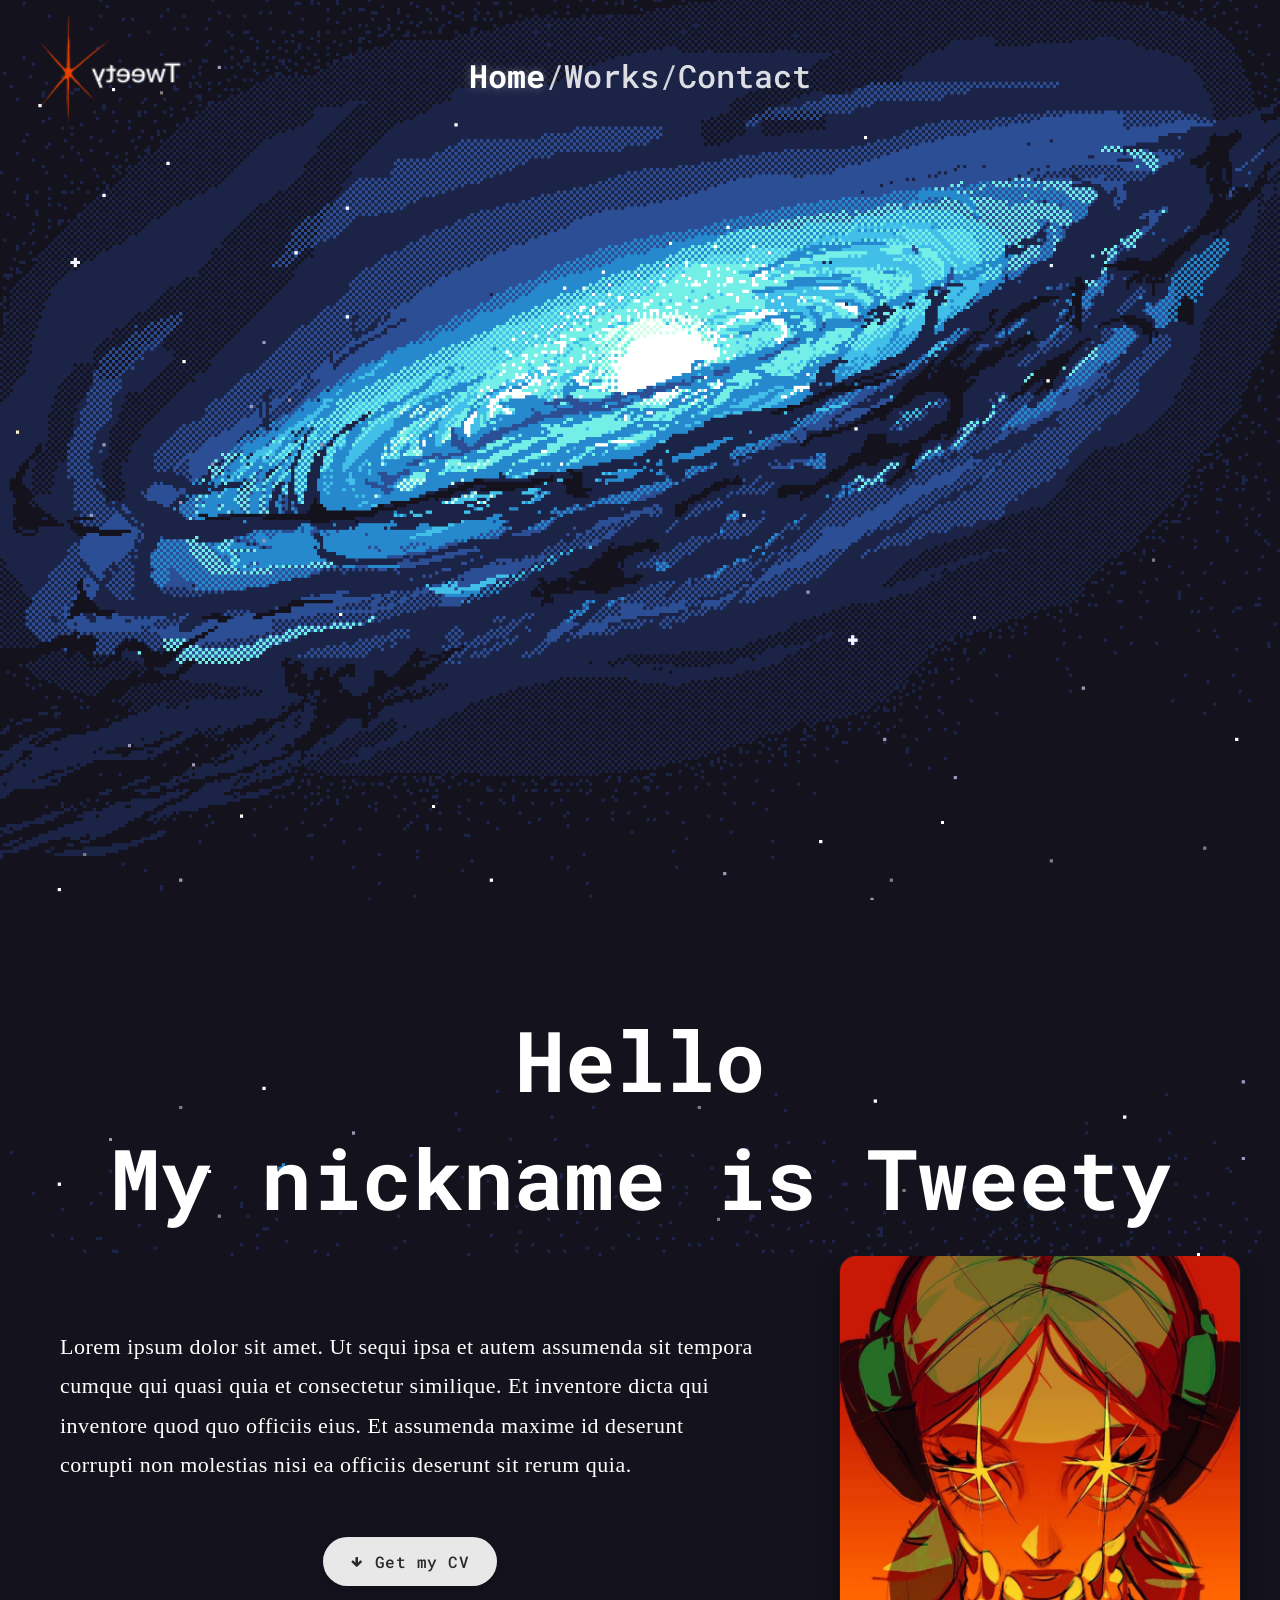
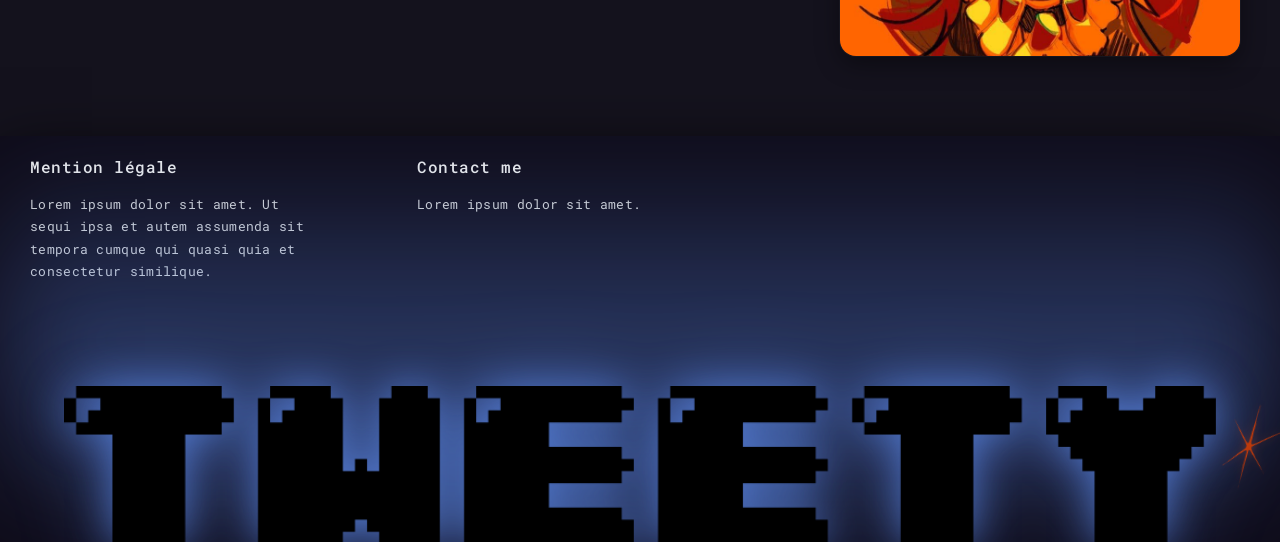
<file: index.html>
<!DOCTYPE html>
<html lang="en"></html>
<head>
    <meta charset="UTF-8">
    <meta name="viewport" content="width=device-width, initial-scale=1.0">
    <link rel="stylesheet" href="./css/style.css">
    <link rel="stylesheet" href="./css/style_animation.css">
    <title>Home</title>
</head>

<body id="home">
    <header class="main-header">
        <div class="header-logo">
            <a href="./index.html" aria-label="Go to Home">
                <img src="./images/Logo.png" alt="Logo" class="logo-image">
            </a>
        </div>
        <button class="hamburger-menu" aria-label="Toggle menu">
            <span></span>
            <span></span>
            <span></span>
        </button>
        <nav class="main-nav">
            <ul>
                <li><a class="nav-link nav-active" href="./index.html">Home</a></li>
                <li class="nav-separator">/</li>
                <li><a class="nav-link" href="./works.html">Works</a></li>
                <li class="nav-separator">/</li>
                
                <li><a class="nav-link" href="./contact.html">Contact</a></li>
            </ul>
        </nav>
        <!-- Mobile Sidebar -->
        <div class="sidebar-overlay"></div>
        <div class="mobile-sidebar">
            <button class="sidebar-close" aria-label="Close menu">
                <span></span>
                <span></span>
            </button>
            <nav class="sidebar-nav">
                <ul>
                    <li><a class="nav-link nav-active" href="./index.html">Home</a></li>
                    <li><a class="nav-link" href="./works.html">Works</a></li>
                    <li><a class="nav-link" href="./contact.html">Contact</a></li>
                </ul>
            </nav>
        </div>
    </header>

    <!-- Hero Section -->
    <section class="hero-section">
        <div class="hero-content">
            <h1 class="hero-welcome">
                <span class="word-animation word-1">Welcome</span>
                <span class="word-animation word-2">To</span>
                <span class="word-animation word-3">Tweety's</span>
                <span class="word-animation word-4">Portfolio</span>
            </h1>
        </div>
    </section>
    
    <!-- Two-column content section -->
    <section class="about-section">
        <!-- Greeting Section -->
        <div class="greeting-section">
            <div class="greeting-container">
                <div class="hero-greeting">
                    <h2 class="greeting-text">Hello</h2>
                    <p class="nickname-text">My nickname is Tweety</p>
                </div>
            </div>
        </div>
        <div class="about-container">
            <div class="about-content">
                <!-- Left Column: Text + CTA -->
                <div class="about-text-column">
                    <p class="about-text">
                        Lorem ipsum dolor sit amet. Ut sequi ipsa et autem assumenda sit tempora cumque qui quasi quia et consectetur similique. Et inventore dicta qui inventore quod quo officiis eius. Et assumenda maxime id deserunt corrupti non molestias nisi ea officiis deserunt sit rerum quia.
                    </p>
                    <a href="#" class="cv-button">
                        <i class="fa fa-arrow-down" aria-hidden="true"></i>
                        Get my CV
                    </a>
                </div>
                <!-- Right Column: Avatar -->
                <div class="about-image-column">
                    <img src="./images/profil.jpg" alt="Avatar illustration" class="about-avatar">
                </div>
            </div>
        </div>
    </section>
    
    <!-- Decorative Footer Section -->
    <footer class="decorative-footer">
        <div class="about-content">
            <!-- Top Info Row -->
            <div class="footer-info-row">
                <div class="footer-info-block">
                    <h3 class="footer-heading">Mention légale</h3>
                    <p class="footer-text">Lorem ipsum dolor sit amet. Ut sequi ipsa et autem assumenda sit tempora cumque qui quasi quia et consectetur similique.</p>
                </div>
                <div class="footer-info-block">
                    <h3 class="footer-heading">Contact me</h3>
                    <p class="footer-text">Lorem ipsum dolor sit amet.</p>
                </div>
            </div>
            
            <!-- Large Decorative Image with Accent -->
            <div class="footer-image-wrapper">
                <img src="./images/tweety.png" alt="TWEETY decorative text" class="footer-decorative-image">
                <div class="footer-accent-star">
                    <img src="./images/star.png" alt="Star">
                </div>
            </div>
           
        </div>
    </footer>

    <!-- Mobile Bottom Navigation -->
    <nav class="mobile-bottom-nav" aria-label="Mobile navigation">
        <div class="mobile-bottom-nav-container">
            <ul class="mobile-bottom-nav-list">
                <li class="mobile-bottom-nav-item">
                    <a href="./index.html" class="mobile-bottom-nav-link" data-page="home">Home</a>
                </li>
                <li class="mobile-bottom-nav-item">
                    <span class="mobile-bottom-nav-separator">/</span>
                </li>
                <li class="mobile-bottom-nav-item">
                    <a href="./works.html" class="mobile-bottom-nav-link" data-page="works">Works</a>
                </li>
                <li class="mobile-bottom-nav-item">
                    <span class="mobile-bottom-nav-separator">/</span>
                </li>
                <li class="mobile-bottom-nav-item">
                    <a href="./contact.html" class="mobile-bottom-nav-link" data-page="contact">Contact</a>
                </li>
            </ul>
        </div>
    </nav>

    <script src="./js/mobile-menu.js"></script>
    <script src="./js/mobile-bottom-nav.js"></script>
</body>
</html>
</file>
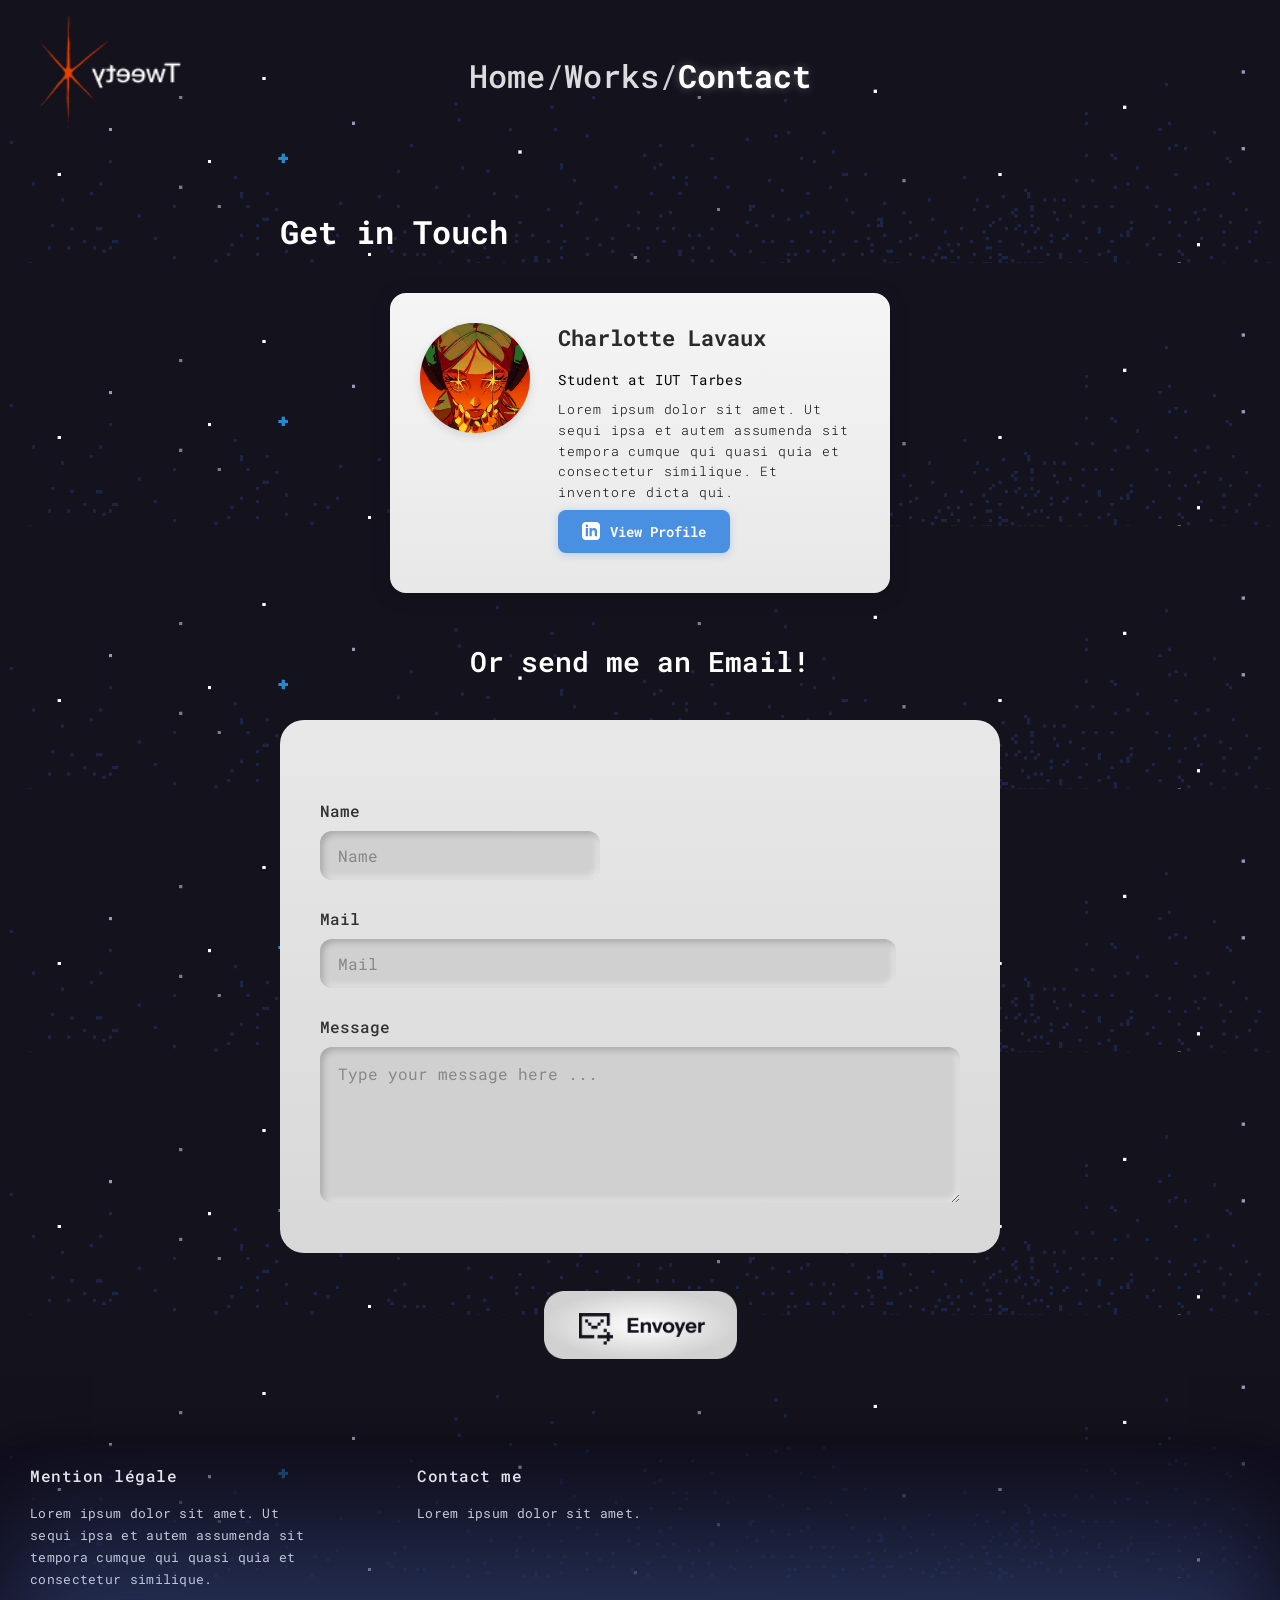
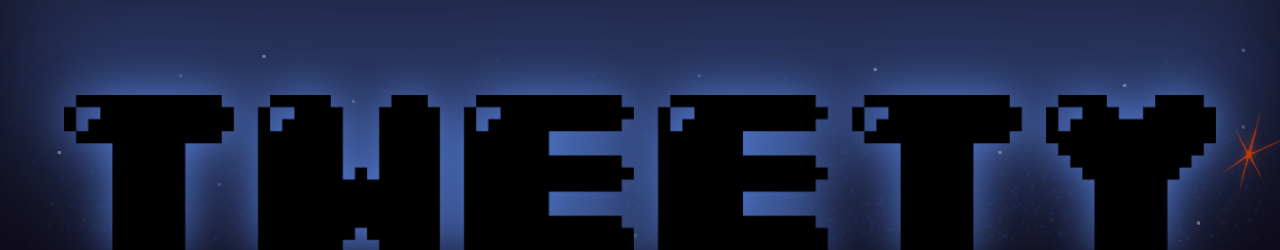
<file: contact.html>
<!DOCTYPE html>
<html lang="en">
<head>
    <meta charset="UTF-8">
    <meta name="viewport" content="width=device-width, initial-scale=1.0">
    <link rel="stylesheet" href="./css/style.css">
    <link rel="stylesheet" href="./css/contact.css">
    <title>Contact</title>
</head>

<body id="content">
    <header class="main-header">
        <div class="header-logo">
            <a href="./index.html" aria-label="Go to Home">
                <img src="./images/Logo.png" alt="Logo" class="logo-image">
            </a>
        </div>
        <button class="hamburger-menu" aria-label="Toggle menu">
            <span></span>
            <span></span>
            <span></span>
        </button>
        <nav class="main-nav">
            <ul>
                <li><a class="nav-link" href="./index.html">Home</a></li>
                <li class="nav-separator">/</li>
                <li><a class="nav-link" href="./works.html">Works</a></li>
                <li class="nav-separator">/</li>
                
                <li><a class="nav-link nav-active" href="./contact.html">Contact</a></li>
            </ul>
        </nav>
        <!-- Mobile Sidebar -->
        <div class="sidebar-overlay"></div>
        <div class="mobile-sidebar">
            <button class="sidebar-close" aria-label="Close menu">
                <span></span>
                <span></span>
            </button>
            <nav class="sidebar-nav">
                <ul>
                    <li><a class="nav-link" href="./index.html">Home</a></li>
                    <li><a class="nav-link" href="./works.html">Works</a></li>
                    <li><a class="nav-link nav-active" href="./contact.html">Contact</a></li>
                </ul>
            </nav>
        </div>
    </header>

    <main class="contact-main">
        <!-- Get in Touch Heading -->
        <h1 class="contact-heading">Get in Touch</h1>

        <!-- Profile Card -->
        <div class="profile-card">
            <div class="profile-content">
                <div class="profile-avatar">
                    <img src="./images/profil.jpg" alt="Charlotte Lavaux">
                </div>
                <div class="profile-info">
                    <h2 class="profile-name">Charlotte Lavaux</h2>
                    <p class="profile-title">Student at IUT Tarbes</p>
                    <p class="profile-description">
                        Lorem ipsum dolor sit amet. Ut sequi ipsa et autem assumenda sit tempora cumque qui quasi quia et consectetur similique. Et inventore dicta qui.
                    </p>
                    <a href="http://www.linkedin.com" class="view-profile-btn">
                        <svg xmlns="http://www.w3.org/2000/svg" width="18" height="18" viewBox="0 0 24 24" fill="currentColor">
                            <path d="M19 0h-14c-2.761 0-5 2.239-5 5v14c0 2.761 2.239 5 5 5h14c2.762 0 5-2.239 5-5v-14c0-2.761-2.238-5-5-5zm-11 19h-3v-11h3v11zm-1.5-12.268c-.966 0-1.75-.79-1.75-1.764s.784-1.764 1.75-1.764 1.75.79 1.75 1.764-.783 1.764-1.75 1.764zm13.5 12.268h-3v-5.604c0-3.368-4-3.113-4 0v5.604h-3v-11h3v1.765c1.396-2.586 7-2.777 7 2.476v6.759z"/>
                        </svg>
                        <span>View Profile</span>
                    </a>
                </div>
            </div>
        </div>

        <!-- Email Heading -->
        <h2 class="email-heading">Or send me an Email!</h2>

        <!-- Contact Form Card -->
        <div class="contact-form-card">
            <form class="contact-form" id="contactForm">
                <div class="form-group">
                    <label for="name">Name</label>
                    <input type="text" id="name" name="name" class="form-input" placeholder="Name">
                </div>
                <div class="form-group">
                    <label for="mail">Mail</label>
                    <input type="email" id="mail" name="mail" class="form-input" placeholder="Mail">
                </div>
                <div class="form-group">
                    <label for="message">Message</label>
                    <textarea id="message" name="message" class="form-textarea" rows="5" placeholder="Type your message here ..."></textarea>
                </div>
            </form>
        </div>
        
        <!-- Submit Button (outside form, below form card) -->
        <div class="submit-button-wrapper">
            <button type="submit" form="contactForm" class="submit-btn">
                <img src="./images/whiteBtn.png" alt="" class="btn-image btn-image-default">
                <img src="./images/blackBtn.png" alt="" class="btn-image btn-image-hover">
            </button>
        </div>
    </main>

    <!-- Decorative Footer Section -->
    <footer class="decorative-footer">
        <div class="about-content">
            <!-- Top Info Row -->
            <div class="footer-info-row">
                <div class="footer-info-block">
                    <h3 class="footer-heading">Mention légale</h3>
                    <p class="footer-text">Lorem ipsum dolor sit amet. Ut sequi ipsa et autem assumenda sit tempora cumque qui quasi quia et consectetur similique.</p>
                </div>
                <div class="footer-info-block">
                    <h3 class="footer-heading">Contact me</h3>
                    <p class="footer-text">Lorem ipsum dolor sit amet.</p>
                </div>
            </div>
            
            <!-- Large Decorative Image with Accent -->
            <div class="footer-image-wrapper">
                <img src="./images/tweety.png" alt="TWEETY decorative text" class="footer-decorative-image">
                <div class="footer-accent-star">
                    <img src="./images/star.png" alt="Star">
                </div>
            </div>
           
        </div>
    </footer>

    <!-- Mobile Bottom Navigation -->
    <nav class="mobile-bottom-nav" aria-label="Mobile navigation">
        <div class="mobile-bottom-nav-container">
            <ul class="mobile-bottom-nav-list">
                <li class="mobile-bottom-nav-item">
                    <a href="./index.html" class="mobile-bottom-nav-link" data-page="home">Home</a>
                </li>
                <li class="mobile-bottom-nav-item">
                    <span class="mobile-bottom-nav-separator">/</span>
                </li>
                <li class="mobile-bottom-nav-item">
                    <a href="./works.html" class="mobile-bottom-nav-link" data-page="works">Works</a>
                </li>
                <li class="mobile-bottom-nav-item">
                    <span class="mobile-bottom-nav-separator">/</span>
                </li>
                <li class="mobile-bottom-nav-item">
                    <a href="./contact.html" class="mobile-bottom-nav-link" data-page="contact">Contact</a>
                </li>
            </ul>
        </div>
    </nav>

    <script src="./js/mobile-menu.js"></script>
    <script src="./js/mobile-bottom-nav.js"></script>
</body>
</html>
</file>
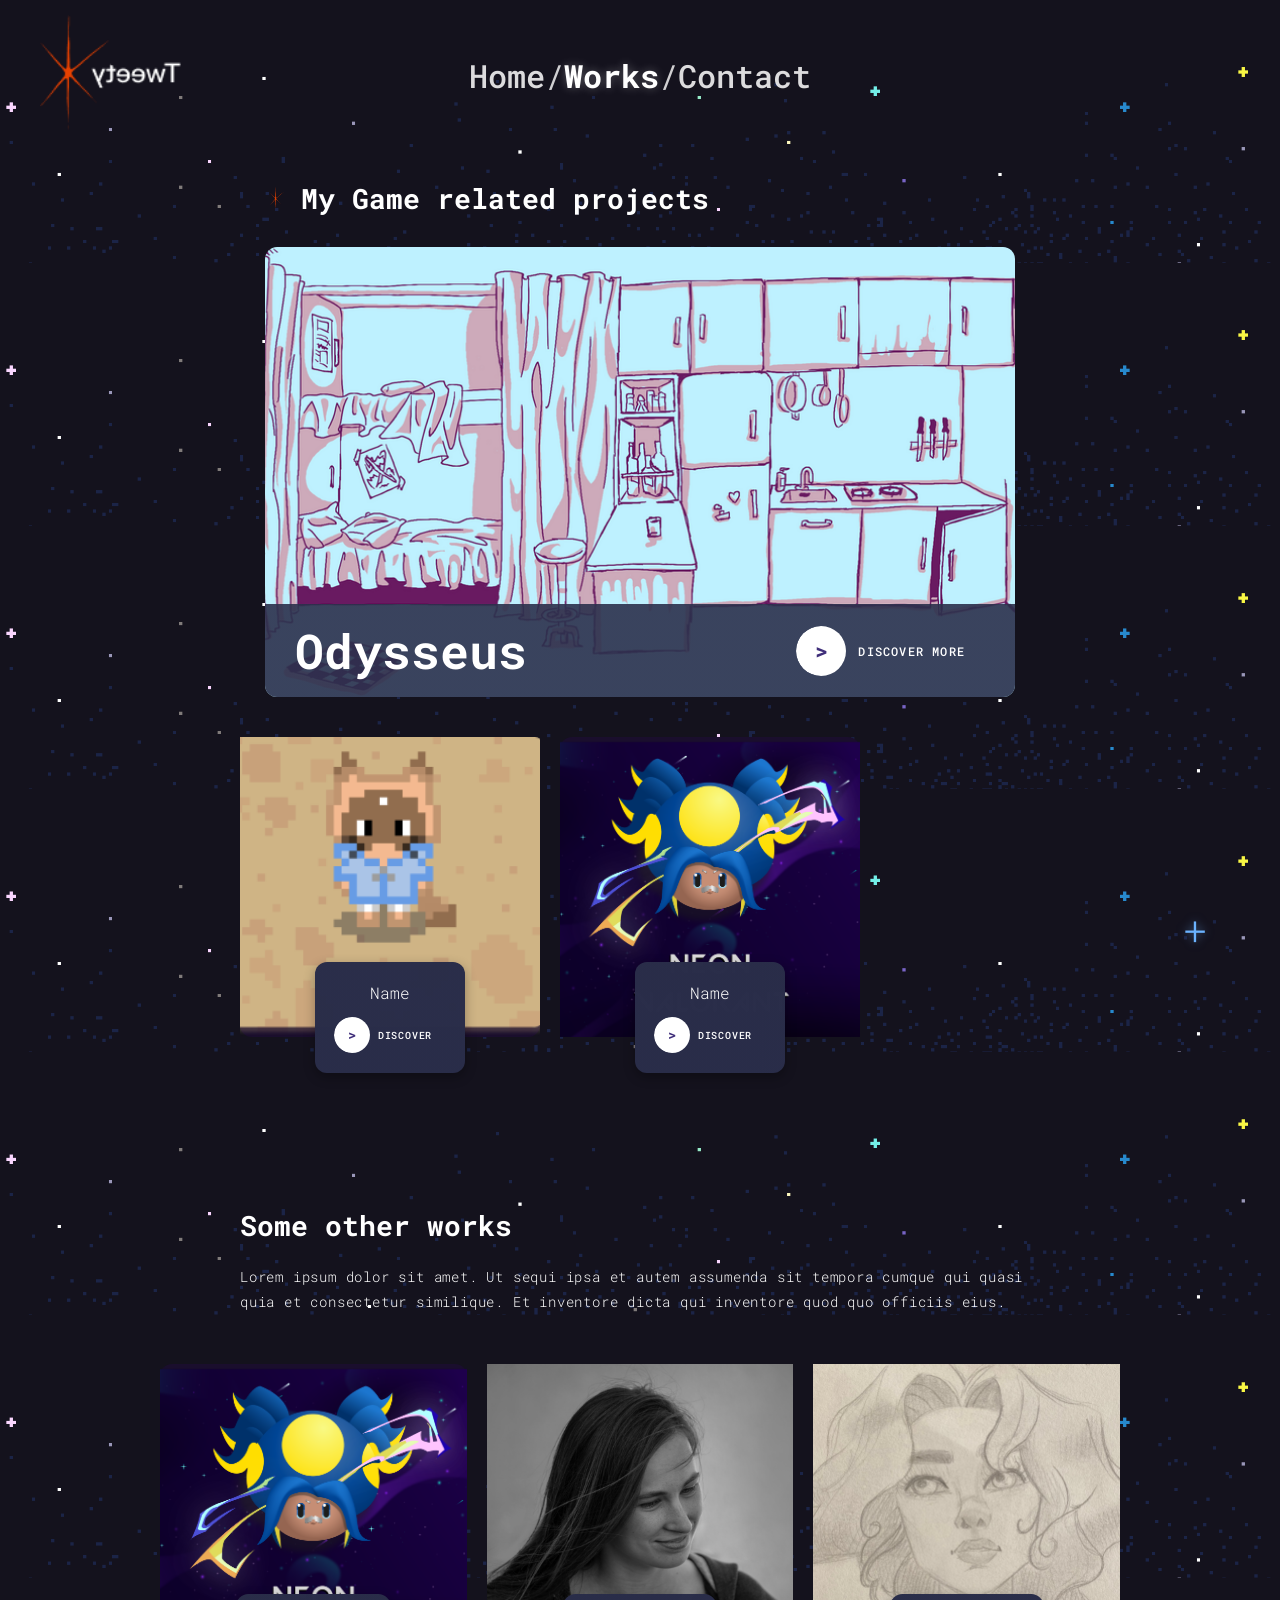
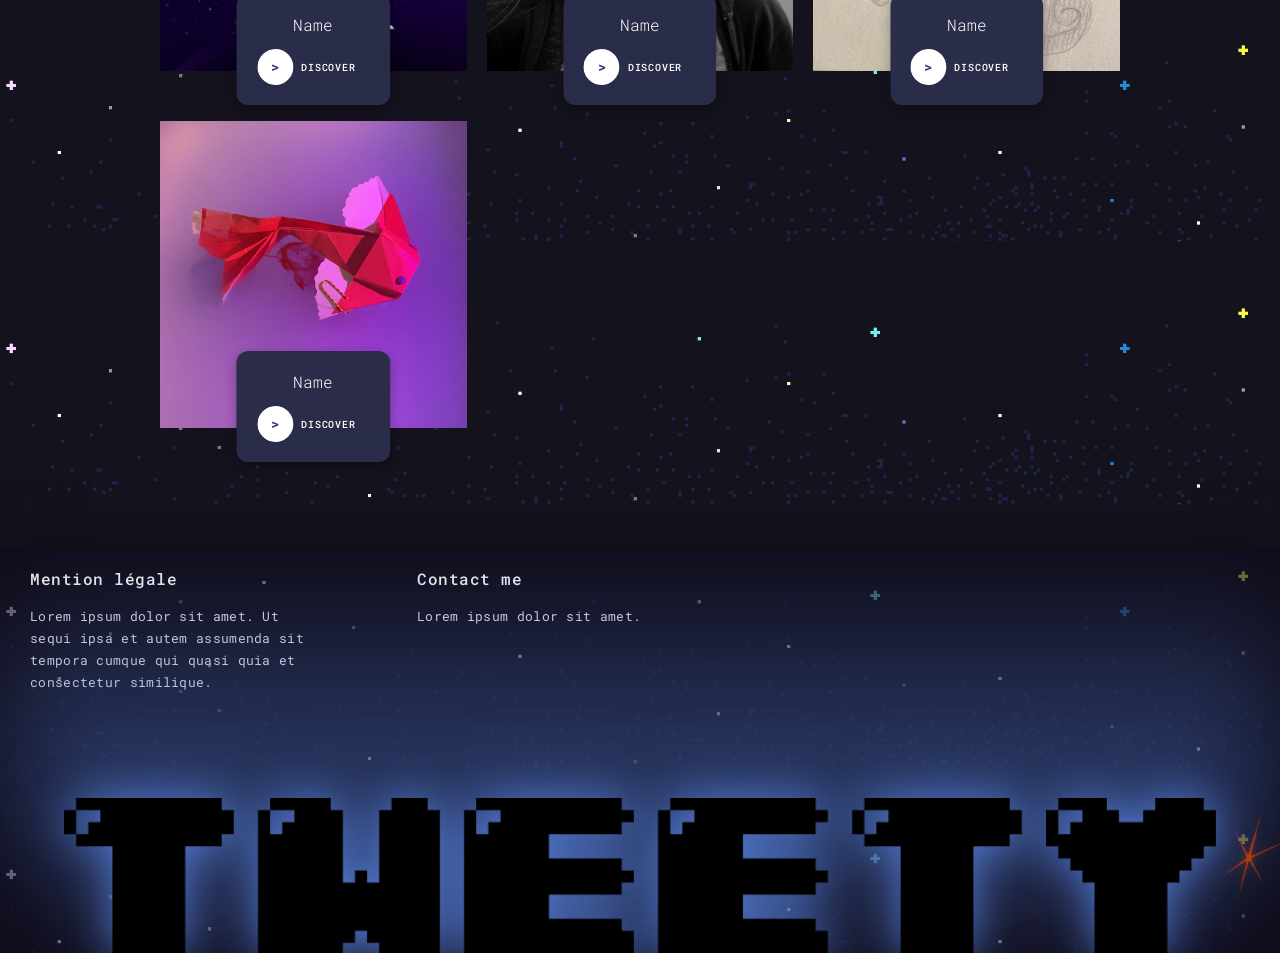
<file: works.html>
<!DOCTYPE html>
<html lang="en">
<head>
    <meta charset="UTF-8">
    <meta name="viewport" content="width=device-width, initial-scale=1.0">
    <link rel="stylesheet" href="./css/style.css">
    <link rel="stylesheet" href="./css/work.css">
    <title>Works</title>
</head>

<body id="content">
    <header class="main-header">
        <div class="header-logo">
            <a href="./index.html" aria-label="Go to Home">
                <img src="./images/Logo.png" alt="Logo" class="logo-image">
            </a>
        </div>
        <button class="hamburger-menu" aria-label="Toggle menu">
            <span></span>
            <span></span>
            <span></span>
        </button>
        <nav class="main-nav">
            <ul>
                <li><a class="nav-link" href="./index.html">Home</a></li>
                <li class="nav-separator">/</li>
                <li><a class="nav-link nav-active" href="./works.html">Works</a></li>
                <li class="nav-separator">/</li>
                
                <li><a class="nav-link" href="./contact.html">Contact</a></li>
            </ul>
        </nav>
        <!-- Mobile Sidebar -->
        <div class="sidebar-overlay"></div>
        <div class="mobile-sidebar">
            <button class="sidebar-close" aria-label="Close menu">
                <span></span>
                <span></span>
            </button>
            <nav class="sidebar-nav">
                <ul>
                    <li><a class="nav-link" href="./index.html">Home</a></li>
                    <li><a class="nav-link nav-active" href="./works.html">Works</a></li>
                    <li><a class="nav-link" href="./contact.html">Contact</a></li>
                </ul>
            </nav>
        </div>
    </header>

    <main class="works-main">
    <!-- GAME RELATED PROJECTS -->
<section class="game-projects">

            <!-- Featured Project: Odysseus -->
    <div class="game-featured">
                <h2 class="section-title">
                    <img src="./images/star.png" alt="Star" class="section-title-star">
                    My Game related projects
                </h2>
                <div class="odysseus-card work-card">
      <img src="./images/odysseus-cabine.png" alt="Odysseus">
                    <div class="work-card-overlay odysseus-overlay">
                        <h3 class="odysseus-title">Odysseus</h3>
                        <div class="discover-wrapper">
                            <a href="./works_discover/odysseus.html" class="discover-btn-merged">
                                <span class="discover-icon-container">
                                    <span class="discover-arrow-short">></span>
                                    <span class="discover-arrow-full">→</span>
                                </span>
                                <span class="discover-text">DISCOVER MORE</span>
                            </a>
                        </div>
                    </div>
      </div>
    </div>
  
            <!-- Small Project Cards -->
    <div class="game-small-grid">
                <div class="game-card work-card">
                    <img src="./images/11.png" alt="Project">
                    <div class="work-card-overlay">
                        <h4 class="card-name">Name</h4>
                        <a href="#" class="discover-btn-small-merged">
                            <span class="discover-icon-container-small">
                                <span class="discover-arrow-short-small">></span>
                                <span class="discover-arrow-full-small">→</span>
                            </span>
                            <span class="discover-text-small">DISCOVER</span>
                        </a>
        </div>
      </div>
  
                <div class="game-card work-card">
                    <img src="./images/neon.png" alt="Project">
                    <div class="work-card-overlay">
                        <h4 class="card-name">Name</h4>
                        <a href="#" class="discover-btn-small-merged">
                            <span class="discover-icon-container-small">
                                <span class="discover-arrow-short-small">></span>
                                <span class="discover-arrow-full-small">→</span>
                            </span>
                            <span class="discover-text-small">DISCOVER</span>
                        </a>
        </div>
      </div>
  
                <div class="plus-icon">
                    <span>+</span>
                </div>
            </div>
        </section>

        <!-- SOME OTHER WORKS -->
        <section class="other-works">
            <h2 class="section-title">Some other works</h2>
            <p class="other-works-text">
                Lorem ipsum dolor sit amet. Ut sequi ipsa et autem assumenda sit tempora cumque qui quasi quia et consectetur similique. Et inventore dicta qui inventore quod quo officiis eius.
            </p>

            <div class="other-works-grid">
                <div class="other-card work-card">
                    <img src="./images/neon.png" alt="Project">
                    <div class="work-card-overlay">
                        <h4 class="card-name">Name</h4>
                        <a href="#" class="discover-btn-small-merged">
                            <span class="discover-icon-container-small">
                                <span class="discover-arrow-short-small">></span>
                                <span class="discover-arrow-full-small">→</span>
                            </span>
                            <span class="discover-text-small">DISCOVER</span>
                        </a>
                    </div>
                </div>

                <div class="other-card work-card">
                    <img src="./images/IMG_32.png" alt="Project">
                    <div class="work-card-overlay">
                        <h4 class="card-name">Name</h4>
                        <a href="#" class="discover-btn-small-merged">
                            <span class="discover-icon-container-small">
                                <span class="discover-arrow-short-small">></span>
                                <span class="discover-arrow-full-small">→</span>
                            </span>
                            <span class="discover-text-small">DISCOVER</span>
                        </a>
                </div>
            </div>

                <div class="other-card work-card">
                    <img src="./images/IMG_2630.JPG" alt="Project">
                    <div class="work-card-overlay">
                        <h4 class="card-name">Name</h4>
                        <a href="#" class="discover-btn-small-merged">
                            <span class="discover-icon-container-small">
                                <span class="discover-arrow-short-small">></span>
                                <span class="discover-arrow-full-small">→</span>
                            </span>
                            <span class="discover-text-small">DISCOVER</span>
                        </a>
                    </div>
                </div>

                <div class="other-card work-card bottom-left">
                    <img src="./images/poisson.png" alt="Project">
                    <div class="work-card-overlay">
                        <h4 class="card-name">Name</h4>
                        <a href="#" class="discover-btn-small-merged">
                            <span class="discover-icon-container-small">
                                <span class="discover-arrow-short-small">></span>
                                <span class="discover-arrow-full-small">→</span>
                            </span>
                            <span class="discover-text-small">DISCOVER</span>
                        </a>
            </div>
                </div>
            </div>
        </section>
    </main>

    <!-- Decorative Footer Section -->
    <footer class="decorative-footer">
        <div class="about-content">
            <!-- Top Info Row -->
            <div class="footer-info-row">
                <div class="footer-info-block">
                    <h3 class="footer-heading">Mention légale</h3>
                    <p class="footer-text">Lorem ipsum dolor sit amet. Ut sequi ipsa et autem assumenda sit tempora cumque qui quasi quia et consectetur similique.</p>
                </div>
                <div class="footer-info-block">
                    <h3 class="footer-heading">Contact me</h3>
                    <p class="footer-text">Lorem ipsum dolor sit amet.</p>
                </div>
            </div>
            
            <!-- Large Decorative Image with Accent -->
            <div class="footer-image-wrapper">
                <img src="./images/tweety.png" alt="TWEETY decorative text" class="footer-decorative-image">
                <div class="footer-accent-star">
                    <img src="./images/star.png" alt="Star">
                </div>
            </div>
           
        </div>        
    </footer>

    <!-- Mobile Bottom Navigation -->
    <nav class="mobile-bottom-nav" aria-label="Mobile navigation">
        <div class="mobile-bottom-nav-container">
            <ul class="mobile-bottom-nav-list">
                <li class="mobile-bottom-nav-item">
                    <a href="./index.html" class="mobile-bottom-nav-link" data-page="home">Home</a>
                </li>
                <li class="mobile-bottom-nav-item">
                    <span class="mobile-bottom-nav-separator">/</span>
                </li>
                <li class="mobile-bottom-nav-item">
                    <a href="./works.html" class="mobile-bottom-nav-link" data-page="works">Works</a>
                </li>
                <li class="mobile-bottom-nav-item">
                    <span class="mobile-bottom-nav-separator">/</span>
                </li>
                <li class="mobile-bottom-nav-item">
                    <a href="./contact.html" class="mobile-bottom-nav-link" data-page="contact">Contact</a>
                </li>
            </ul>
        </div>
    </nav>

    <script src="./js/mobile-menu.js"></script>
    <script src="./js/mobile-bottom-nav.js"></script>
</body>
</html>
</file>
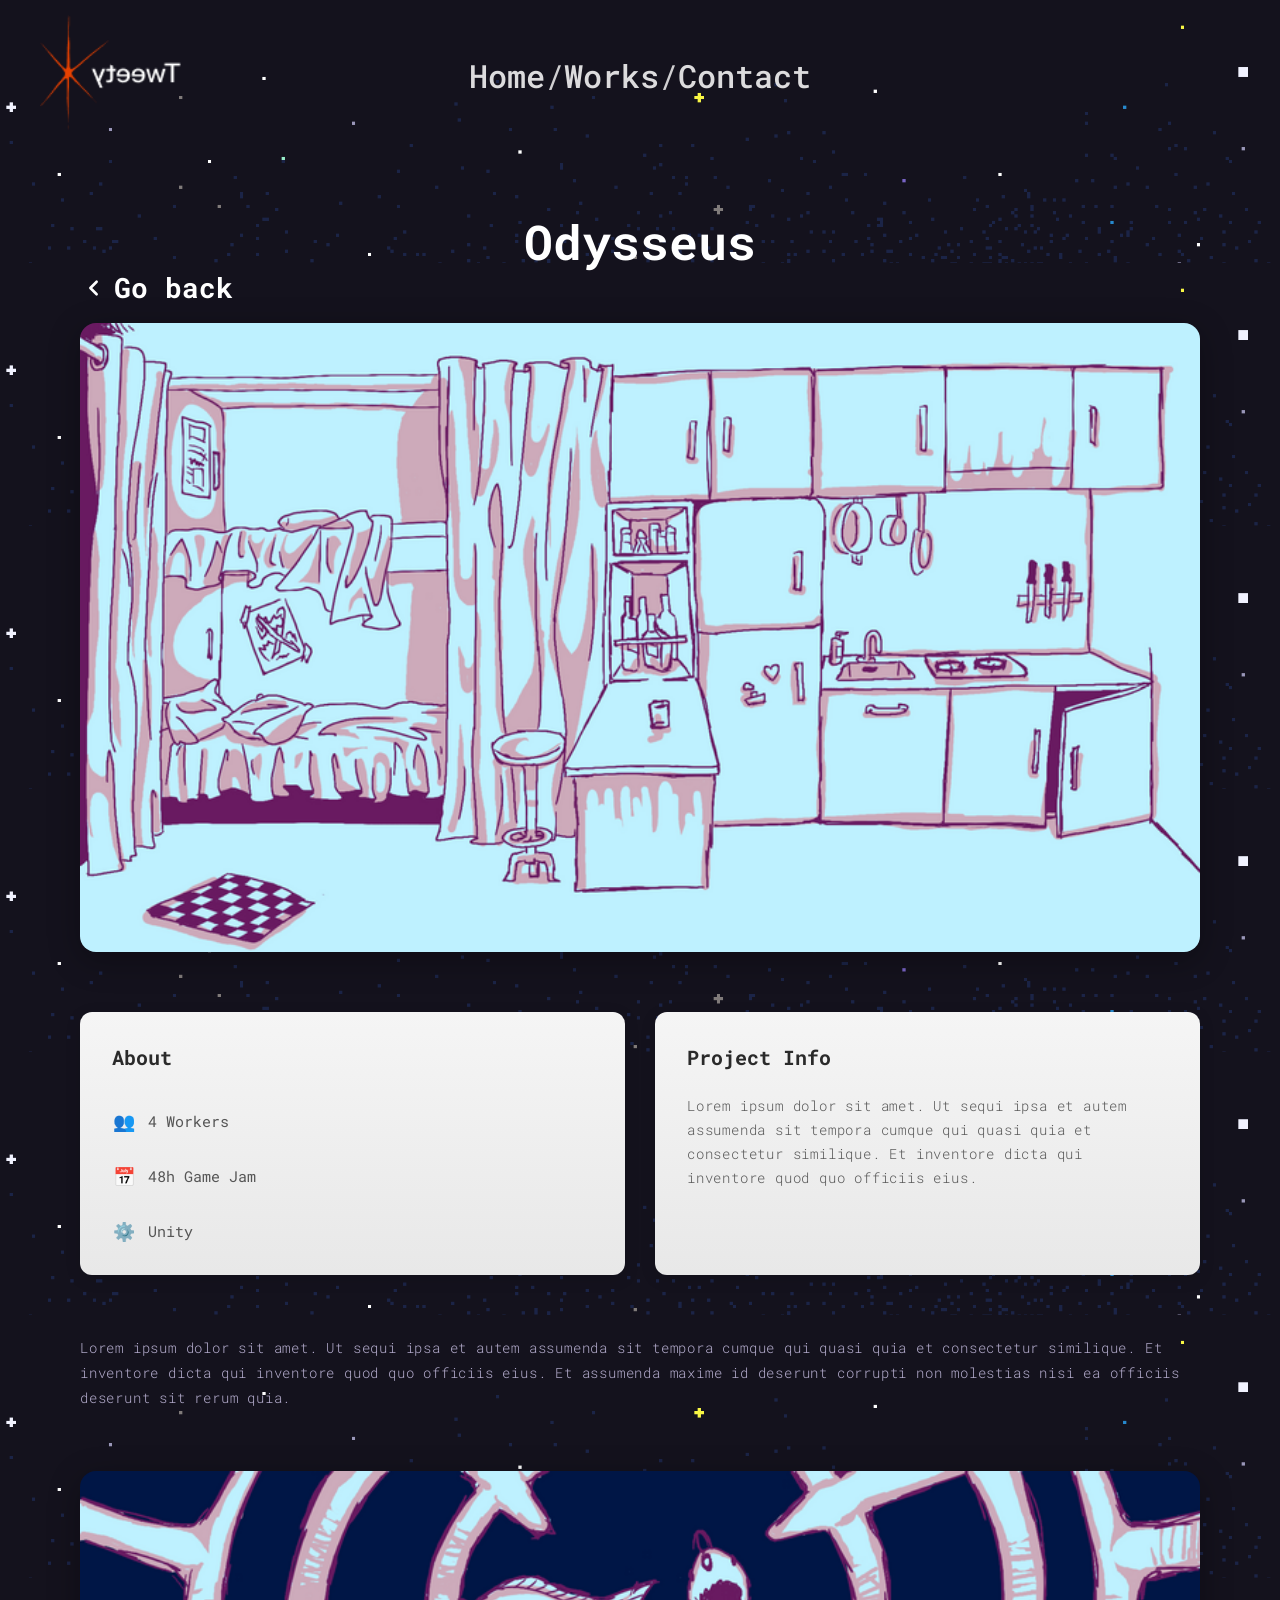
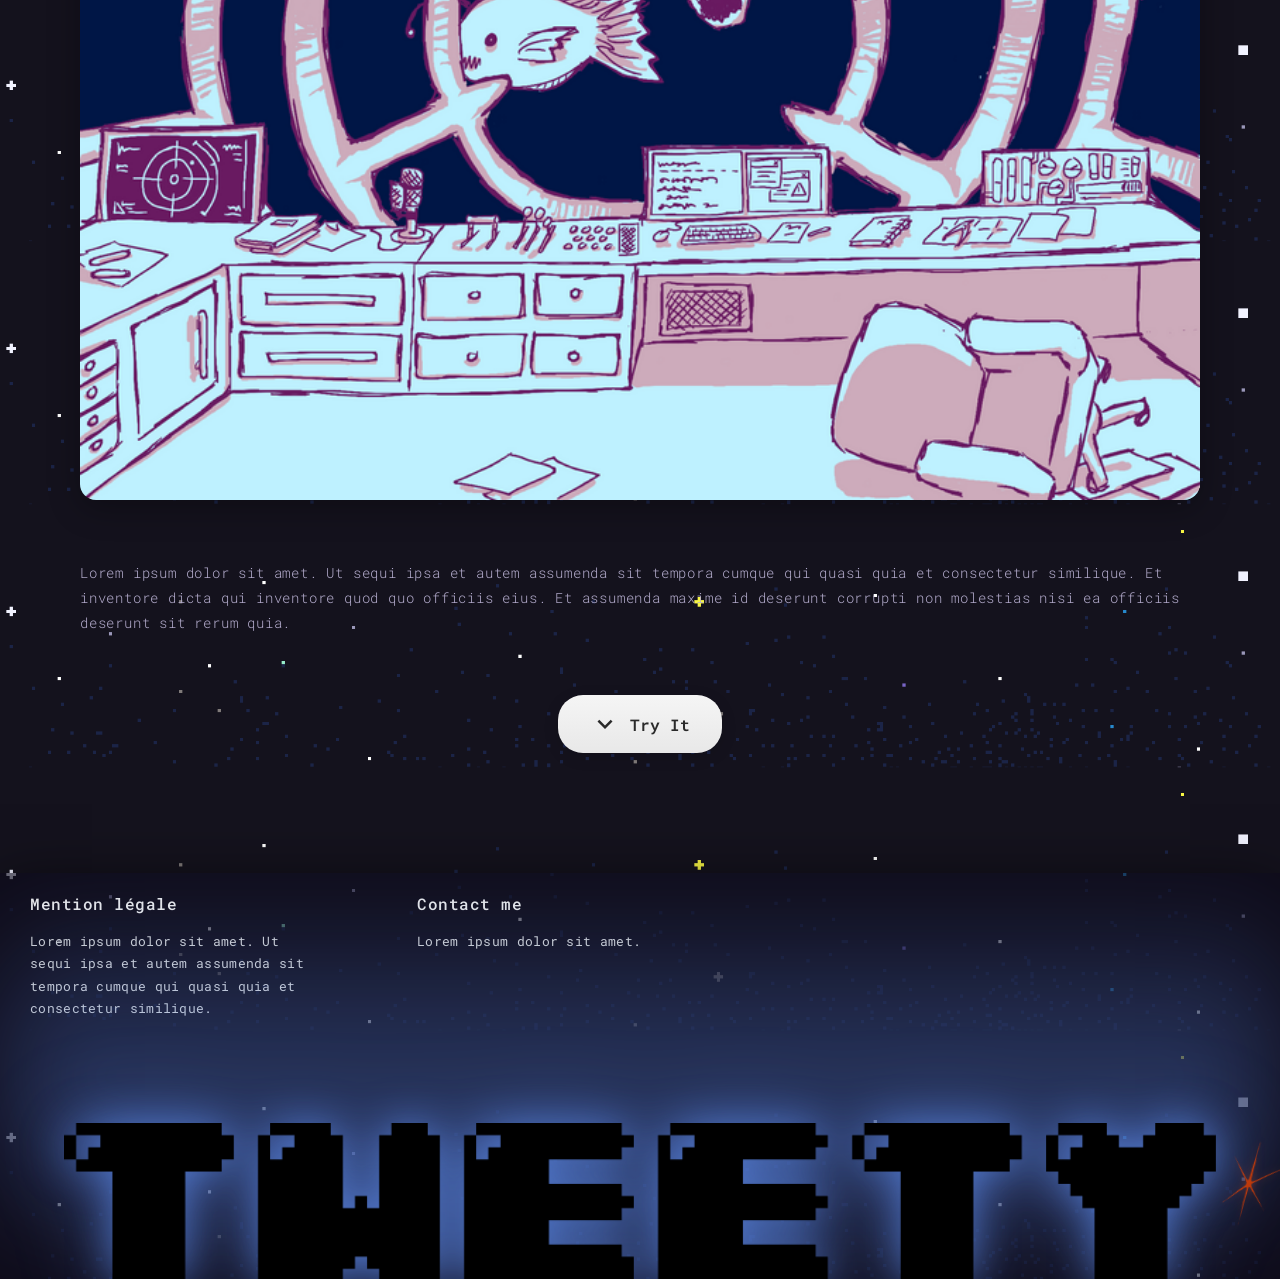
<file: works_discover/odysseus.html>
<!DOCTYPE html>
<html lang="en">
<head>
    <meta charset="UTF-8">
    <meta name="viewport" content="width=device-width, initial-scale=1.0">
    <link rel="stylesheet" href="../css/style.css">
    <link rel="stylesheet" href="../css/project-detail.css">
    <title>Odysseus - Project Detail</title>
</head>

<body id="content">
    <header class="main-header">
        <div class="header-logo">
            <a href="../index.html" aria-label="Go to Home">
                <img src="../images/Logo.png" alt="Logo" class="logo-image">
            </a>
        </div>
        <button class="hamburger-menu" aria-label="Toggle menu">
            <span></span>
            <span></span>
            <span></span>
        </button>
        <nav class="main-nav">
            <ul>
                <li><a class="nav-link" href="../index.html">Home</a></li>
                <li class="nav-separator">/</li>
                <li><a class="nav-link" href="../works.html">Works</a></li>
                <li class="nav-separator">/</li>
                <li><a class="nav-link" href="../contact.html">Contact</a></li>
            </ul>
        </nav>
        <!-- Mobile Sidebar -->
        <div class="sidebar-overlay"></div>
        <div class="mobile-sidebar">
            <button class="sidebar-close" aria-label="Close menu">
                <span></span>
                <span></span>
            </button>
            <nav class="sidebar-nav">
                <ul>
                    <li><a class="nav-link" href="../index.html">Home</a></li>
                    <li><a class="nav-link" href="../works.html">Works</a></li>
                    <li><a class="nav-link" href="../contact.html">Contact</a></li>
                </ul>
            </nav>
        </div>
    </header>

    <main class="project-detail">
        <!-- Project Title -->
        <h1 class="project-title">Odysseus</h1>

        <!-- Hero Section -->
        <section class="project-hero">
            <!-- Go Back Button -->
            <a href="../works.html" class="go-back-btn" aria-label="Go back to Works">
                <svg xmlns="http://www.w3.org/2000/svg" width="16" height="16" viewBox="0 0 24 24" fill="none" stroke="currentColor" stroke-width="2.5" stroke-linecap="round" stroke-linejoin="round">
                    <path d="M15 18l-6-6 6-6"/>
                </svg>
                <span>Go back</span>
            </a>
            <img src="../images/odysseus-cabine.png" alt="Odysseus Project" class="hero-image">
        </section>

        <!-- Info Cards Row -->
        <section class="project-info">
            <div class="info-card">
                <h3 class="info-card-title">About</h3>
                <ul class="info-list">
                    <li class="info-item">
                        <span class="info-icon">👥</span>
                        <span class="info-text">4 Workers</span>
                    </li>
                    <li class="info-item">
                        <span class="info-icon">📅</span>
                        <span class="info-text">48h Game Jam</span>
                    </li>
                    <li class="info-item">
                        <span class="info-icon">⚙️</span>
                        <span class="info-text">Unity</span>
                    </li>
                </ul>
            </div>
            <div class="info-card">
                <h3 class="info-card-title">Project Info</h3>
                <p class="info-description">
                    Lorem ipsum dolor sit amet. Ut sequi ipsa et autem assumenda sit tempora cumque qui quasi quia et consectetur similique. Et inventore dicta qui inventore quod quo officiis eius.
                </p>
            </div>
        </section>

        <!-- Description Section -->
        <section class="project-description">
            <p class="description-text">
                Lorem ipsum dolor sit amet. Ut sequi ipsa et autem assumenda sit tempora cumque qui quasi quia et consectetur similique. Et inventore dicta qui inventore quod quo officiis eius. Et assumenda maxime id deserunt corrupti non molestias nisi ea officiis deserunt sit rerum quia.
            </p>
        </section>

        <!-- Gallery Section -->
        <section class="project-gallery">
            <img src="../images/odysseus-acceuil.png" alt="Odysseus Gallery" class="gallery-image">
        </section>

        <!-- Description Section 2 -->
        <section class="project-description">
            <p class="description-text">
                Lorem ipsum dolor sit amet. Ut sequi ipsa et autem assumenda sit tempora cumque qui quasi quia et consectetur similique. Et inventore dicta qui inventore quod quo officiis eius. Et assumenda maxime id deserunt corrupti non molestias nisi ea officiis deserunt sit rerum quia.
            </p>
        </section>

        <!-- CTA Section -->
        <section class="project-cta">
            <a href="#" class="try-it-btn">
                <svg xmlns="http://www.w3.org/2000/svg" width="24" height="24" viewBox="0 0 24 24" fill="currentColor">
                    <path d="M7.41 8.59L12 13.17l4.59-4.58L18 10l-6 6-6-6 1.41-1.41z"/>
                </svg>
                <span>Try It</span>
            </a>
        </section>
    </main>

    <!-- Decorative Footer Section -->
    <footer class="decorative-footer">
        <div class="about-content">
            <!-- Top Info Row -->
            <div class="footer-info-row">
                <div class="footer-info-block">
                    <h3 class="footer-heading">Mention légale</h3>
                    <p class="footer-text">Lorem ipsum dolor sit amet. Ut sequi ipsa et autem assumenda sit tempora cumque qui quasi quia et consectetur similique.</p>
                </div>
                <div class="footer-info-block">
                    <h3 class="footer-heading">Contact me</h3>
                    <p class="footer-text">Lorem ipsum dolor sit amet.</p>
                </div>
            </div>
            
            <!-- Large Decorative Image with Accent -->
            <div class="footer-image-wrapper">
                <img src="../images/tweety.png" alt="TWEETY decorative text" class="footer-decorative-image">
                <div class="footer-accent-star">
                    <img src="../images/star.png" alt="Star">
                </div>
            </div>
           
        </div>
    </footer>

    <!-- Mobile Bottom Navigation -->
    <nav class="mobile-bottom-nav" aria-label="Mobile navigation">
        <div class="mobile-bottom-nav-container">
            <ul class="mobile-bottom-nav-list">
                <li class="mobile-bottom-nav-item">
                    <a href="../index.html" class="mobile-bottom-nav-link" data-page="home">Home</a>
                </li>
                <li class="mobile-bottom-nav-item">
                    <span class="mobile-bottom-nav-separator">/</span>
                </li>
                <li class="mobile-bottom-nav-item">
                    <a href="../works.html" class="mobile-bottom-nav-link" data-page="works">Works</a>
                </li>
                <li class="mobile-bottom-nav-item">
                    <span class="mobile-bottom-nav-separator">/</span>
                </li>
                <li class="mobile-bottom-nav-item">
                    <a href="../contact.html" class="mobile-bottom-nav-link" data-page="contact">Contact</a>
                </li>
            </ul>
        </div>
    </nav>

    <script src="../js/mobile-menu.js"></script>
    <script src="../js/mobile-bottom-nav.js"></script>
</body>
</html>
</file>
<file: css/style_animation.css>
.wrap{
  padding-top:50px;
  padding-left: 50px;
  width: 100%;
  max-width: 700px;
  height:220px;
  box-sizing: border-box;
}

@media (max-width: 768px) {
  .wrap {
    padding-left: 20px;
    padding-right: 20px;
    height: auto;
    min-height: 220px;
  }
}

@media (max-width: 480px) {
  .wrap {
    padding-left: 15px;
    padding-right: 15px;
  }
}
.container {
  position: absolute;
  height: 180px;
  width: auto;
  perspective: 1000px;
}
.cube {
  height: 180px;
  width: auto;
  transform-origin: center;
  transform-style: preserve-3d;
  animation: rotate 8s infinite ease-in-out;
}
.side {
  position: absolute;
  display: block;
  height: 180px;
  width: auto;
  font-size: 150px;
  font-weight: bold;
  backface-visibility: hidden;
}
.side1 {
  transform: translateZ(90px);
}
.side3 {
  transform: rotateX(180deg) translateZ(90px);
}
.side4 {
  transform: rotateX(90deg) translateZ(90px);
}
.side2 {
  transform: rotateX(-90deg) translateZ(90px);
}

@keyframes rotate {
  0% {
    transform: rotateX(0deg) rotateY(0deg);
  }
  20%,
  25% {
    transform: rotateX(90deg) rotateY(0deg);
  }
  45%,
  50% {
    transform: rotateX(180deg) rotateY(0deg);
  }
  70%,
  75% {
    transform: rotateX(270deg) rotateY(0deg);
  }
  95%,
  100% {
    transform: rotateX(360deg) rotateY(0deg);
  }
}
</file>
<file: css/contact.css>
@import url(https://fonts.googleapis.com/css?family=Roboto:900|Roboto+Mono:300,400,700);

/* ============================================
   CONTACT PAGE STYLES
   ============================================ */

/* Header styles are now in style.css (main-header) */

/* Main Contact Container */
.contact-main {
    max-width: 800px;
    margin: 0 auto;
    padding: 60px 40px 80px;
    box-sizing: border-box;
    width: 100%;
}

/* Get in Touch Heading */
.contact-heading {
    font-size: 32px;
    font-weight: 700;
    color: #ffffff;
    margin: 0 0 40px 0;
    text-align: left;
    font-family: 'Roboto Mono', monospace;
    width: 100%;
    padding: 0;
}

/* Profile Card */
.profile-card {
    background: linear-gradient(to bottom, #f5f5f5 0%, #e8e8e8 100%);
    border-radius: 16px;
    padding: 30px;
    margin-bottom: 50px;
    box-shadow: 0 4px 20px rgba(0, 0, 0, 0.15);
    box-sizing: border-box;
    width: 100%;
    max-width: 500px;
    height: 300px;
    margin-left: auto;
    margin-right: auto;
}

.profile-content {
    display: flex;
    align-items: flex-start;
    gap: 28px;
    height: 100%;
}

.profile-avatar {
    flex-shrink: 0;
    width: 110px;
    height: 110px;
    border-radius: 50%;
    overflow: hidden;
    background-color: #ddd;
    box-shadow: 0 3px 10px rgba(0, 0, 0, 0.12);
}

.profile-avatar img {
    width: 100%;
    height: 100%;
    object-fit: cover;
    display: block;
}

.profile-info {
    flex: 1;
    display: flex;
    flex-direction: column;
    gap: 7px;
    justify-content: space-between;
    min-width: 0;
}

.profile-name {
    font-size: 22px;
    font-weight: 700;
    color: #2a2a2a;
    margin: 0 0 8px 0;
    font-family: 'Roboto Mono', monospace;
    text-align: left
}

.profile-title {
    font-size: 14px;
    font-weight: 400;
    color: #000000;
    margin: 0 ;
    font-family: 'Roboto Mono', monospace;
}

.profile-description {
    font-size: 13px;
    line-height: 1.6;
    color: #000000;
    margin: 0;
    font-family: 'Roboto Mono', monospace;
    flex: 1;
    overflow: hidden;
}

.view-profile-btn {
    display: inline-flex;
    align-items: center;
    gap: 10px;
    padding: 12px 24px;
    background-color: #4a90e2;
    color: #ffffff;
    text-decoration: none;
    border-radius: 8px;
    font-size: 14px;
    font-weight: 600;
    font-family: 'Roboto Mono', monospace;
    transition: all 0.3s ease;
    box-shadow: 0 2px 8px rgba(74, 144, 226, 0.3);
    width: fit-content;
    margin-top: 0;
}

.view-profile-btn:hover {
    background-color: #357abd;
    transform: translateY(-2px);
    box-shadow: 0 4px 12px rgba(74, 144, 226, 0.4);
}

.view-profile-btn svg {
    width: 18px;
    height: 18px;
    flex-shrink: 0;
}

/* Email Heading */
.email-heading {
    font-size: 28px;
    font-weight: 600;
    color: #ffffff;
    margin: 0 auto 40px;
    text-align: center;
    font-family: 'Roboto Mono', monospace;
}

/* Contact Form Card - Neumorphic Design */
.contact-form-card {
    background: linear-gradient(to bottom, #e8e8e8 0%, #d8d8d8 100%);
    border-radius: 24px;
    padding: 50px 40px;
    box-sizing: border-box;
    max-width: 100%;
    position: relative;
}

.contact-form {
    display: flex;
    flex-direction: column;
    gap: 28px;
}

.form-group {
    display: flex;
    flex-direction: column;
    gap: 8px;
}

.form-group label {
    font-size: 16px;
    font-weight: 500;
    color: #333;
    font-family: 'Roboto Mono', monospace;
    margin-bottom: 2px;
}

/* Neumorphic Input Fields - Pressed In Effect */
.form-input,
.form-textarea {
    padding: 14px 18px;
    font-size: 16px;
    font-family: 'Roboto Mono', monospace;
    color: #1a1a1a;
    background-color: #d0d0d0;
    border: none;
    border-radius: 12px;
    box-sizing: border-box;
    transition: all 0.3s ease;
    /* Neumorphic pressed-in effect: darker shadow top/left, lighter highlight bottom/right */
    box-shadow: 
        inset 3px 3px 6px rgba(0, 0, 0, 0.2),
        inset -3px -3px 6px rgba(255, 255, 255, 0.5);
}

/* Name input - shorter width */
.form-group:first-of-type .form-input {
    width: 55%;
    max-width: 280px;
}

/* Mail input - wider width, almost full */
.form-group:nth-of-type(2) .form-input {
    width: 90%;
    max-width: 600px;
}

/* Message textarea - full width */
.form-textarea {
    width: 100%;
    resize: vertical;
    min-height: 140px;
    font-family: 'Roboto Mono', monospace;
    line-height: 1.6;
}

.form-input:focus,
.form-textarea:focus {
    outline: none;
    /* Enhanced pressed-in effect on focus */
    box-shadow: 
        inset 4px 4px 8px rgba(0, 0, 0, 0.25),
        inset -4px -4px 8px rgba(255, 255, 255, 0.6);
    background-color: #d0d0d0;
}

.form-input::placeholder,
.form-textarea::placeholder {
    color: #888;
    font-weight: 400;
    font-size: 16px;
    opacity: 1;
}

/* Submit Button Wrapper - centers button below form */
.submit-button-wrapper {
    display: flex;
    justify-content: center;
    align-items: center;
    margin-top: 32px;
    width: 100%;
}

/* Submit Button */
.submit-btn {
    position: relative;
    display: inline-block;
    padding: 0;
    background: transparent;
    border: none;
    cursor: pointer;
    width: fit-content;
    height: auto;
    transform: scale(0.85);
    transform-origin: center;
}

/* Button Images - Stacked with absolute positioning */
.btn-image {
    display: block;
    width: auto;
    height: auto;
    pointer-events: none;
    transition: opacity 0.3s ease;
}

/* Default state: white button visible, black button hidden */
.btn-image-default {
    opacity: 1;
    position: relative;
}

.btn-image-hover {
    opacity: 0;
    position: absolute;
    top: 0;
    left: 0;
    width: 100%;
    height: 100%;
}

/* Hover state: white button hidden, black button visible */
.submit-btn:hover .btn-image-default {
    opacity: 0;
}

.submit-btn:hover .btn-image-hover {
    opacity: 1;
}

/* Responsive Design */
@media (max-width: 768px) {
    .contact-main {
        padding: 40px 20px 60px;
    }

    .contact-heading {
        font-size: 28px;
        margin-bottom: 30px;
        text-align: center !important;
        width: 100% !important;
        padding: 0 !important;
    }

    .profile-card {
        width: 100%;
        max-width: 500px;
        height: auto;
        min-height: 300px;
    }

    .profile-content {
        flex-direction: column;
        align-items: center;
        text-align: center;
    }

    .profile-info {
        align-items: center;
    }

    .view-profile-btn {
        align-self: center;
    }

    .email-heading {
        font-size: 24px;
    }

    .contact-form-card {
        padding: 30px 20px;
    }
}

@media (max-width: 480px) {
    .contact-main {
        padding: 30px 15px 50px;
    }

    .contact-heading {
        font-size: 24px;
        text-align: center !important;
        width: 100% !important;
        padding: 0 !important;
    }

    .profile-card {
        width: 100%;
        max-width: 100%;
        height: auto;
        min-height: 280px;
        padding: 24px;
    }

    .profile-name {
        font-size: 24px;
    }

    .email-heading {
        font-size: 20px;
    }

    .contact-form-card {
        padding: 24px 16px;
    }
}

/* ============================================
   MOBILE TOUCH EVENT FIXES
   ============================================ */

/* Ensure all interactive elements are touchable */
.submit-btn,
.view-profile-btn,
.contact-form a,
.profile-card a {
    pointer-events: auto !important;
    touch-action: manipulation !important;
    -webkit-tap-highlight-color: rgba(255, 255, 255, 0.2);
}

/* Ensure form inputs are touchable */
.form-input,
.form-textarea {
    touch-action: manipulation;
}
</file>
<file: css/work.css>
@import url(https://fonts.googleapis.com/css?family=Roboto:900|Roboto+Mono:300,400,700);

/* Reset & Base */
* {
    box-sizing: border-box;
    margin: 0;
    padding: 0;
}

body#content {
    width: 100%;
    font-family: 'Roboto Mono', monospace;
    margin: 0;
    padding: 0;
    background-image: url("../images/bgt.gif");
    background-color: #14121d;
    background-repeat: repeat;
    background-size: 100%;
    color: #fff;
    min-height: 100vh;
    overflow-x: hidden; /* Prevent horizontal scrollbar */
}

/* Header styles are now in style.css (main-header) */

/* Main Content */
.works-main {
    max-width: 1400px;
    margin: 0 auto;
    padding: 0 40px 80px;
    box-sizing: border-box;
    width: 100%;
}

/* Section Titles */
.section-title {
  text-align: start;
    font-size: 28px;
    font-weight: 800;
    color: #ffffff;
    margin: 30px 0 30px 0;
    font-family: 'Roboto Mono', monospace;
    display: flex;
    align-items: center;
    gap: 12px;
}

.section-title-star {
    width: 24px;
    height: 24px;
    object-fit: contain;
    flex-shrink: 0;
}

/* Game Projects Section */
.game-projects {
    margin-bottom: 120px;
}

/* Featured Odysseus Card */
.game-featured {
    max-width: 750px;
  margin: 0 auto;   /* ✅ centers safely */
  border-radius: 10px;
  text-align: center;
}

/* ============================================
   STANDARDIZED WORK CARD STRUCTURE
   ============================================ */

/* Base card container - must be relative for absolute overlay */
.work-card {
    position: relative;
    overflow: hidden;
    border-radius: 12px;
    background-color: #1a0e2d;
}

/* Fixed-height image with object-fit cover */
.work-card img {
    width: 100%;
    display: block;
    object-fit: cover;
}

/* Absolute positioned overlay at bottom with gradient */
.work-card-overlay {
    position: absolute;
    bottom: 0;
    left: 0;
    right: 0;
    width: 100%;
    padding: 24px 20px;
    display: flex;
    flex-direction: column;
    align-items: center;
    gap: 14px;
    /* Dark purple to transparent gradient (bottom-up) */
    background: linear-gradient(
  to bottom,
  rgba(43, 48, 76, 0.9) 100%,
  rgba(43, 48, 76, 0.9) 70%,
  rgba(43, 48, 76, 0.9) 100%
);
    z-index: 2;
}

/* Centered boxed overlay for small cards (NOT for Odysseus) */
.game-card .work-card-overlay,
.other-card .work-card-overlay {
    /* Centered box overlay - 50% width, positioned 75% on image, 25% below */
    bottom: auto;
    /* Position overlay so 75% is on image, 25% extends below */
    /* For a 300px card: overlay top should be at 75% of card height (225px) */
    /* This ensures 75% of overlay height is on image, 25% extends below */
    top: 75%;
    left: 50%;
    transform: translateX(-50%); /* Center horizontally */
    width: 50%; /* Approximately 50% width */
    min-width: 140px;
    max-width: 220px;
    padding: 20px 16px;
    /* Dark purple solid background for boxed overlay */
    background-color: rgba(26, 14, 45, 0.95);
    border-radius: 12px; /* Rounded corners */
    box-shadow: 0 4px 12px rgba(0, 0, 0, 0.3); /* Subtle shadow */
    box-sizing: border-box;
    /* Ensure overlay doesn't extend beyond card boundaries horizontally */
    max-width: calc(100% - 40px); /* Prevent horizontal overflow */
    /* Reset base overlay properties that might conflict */
    right: auto;
}


/* Featured Odysseus Card - larger height */
.odysseus-card {
    max-width: 900px;
    border-radius: 12px;
    background: linear-gradient(135deg, #243750 0%, #4a90e2 50%, #6bb3ff 100%);
}

.odysseus-card img {
    height: 450px; /* Fixed height for featured card */
}

.odysseus-overlay {
    padding: 15px 30px;
    flex-direction: row;
    justify-content: space-between;
    align-items: center;
    background: linear-gradient(
      to bottom,
      rgba(34, 39, 67, 0.9) 100%,
      rgba(34, 39, 67, 0.9) 70%,
      rgba(34, 39, 67, 0.9) 100%,
    );
    
    
}

.odysseus-title {
    font-size: 48px;
    font-weight: 900;
    color: #fff;
    margin: 0;
    font-family: 'Roboto Mono', monospace;
}

.discover-wrapper {
    display: flex;
    align-items: center;
    gap: 12px;
}

/* Merged Discover Button - Elegant Design */
.discover-btn-merged {
    display: inline-flex;
    align-items: center;
    gap: 0;
    position: relative;
    text-decoration: none;
    overflow: hidden;
    height: 50px;
    padding: 0;
    z-index: 1;
    cursor: pointer;
    background: transparent;
    border: none;
    border-radius: 25px;
    transition: all 0.3s ease;
}

/* Expanding White Background on Hover - Step 1 */
.discover-btn-merged::before {
    content: '';
    position: absolute;
    top: 0;
    left: 0;
    width: 100%;
    height: 100%;
    background-color: #fff;
    border-radius: 25px;
    transform: scaleX(0);
    transform-origin: left center;
    transition: transform 0.5s cubic-bezier(0.4, 0, 0.2, 1);
    z-index: 0;
}

.discover-btn-merged:hover::before {
    transform: scaleX(1);
}

/* Icon Container - White Circular Background */
.discover-icon-container {
    display: flex;
    align-items: center;
    justify-content: center;
    width: 50px;
    height: 50px;
    border-radius: 50%;
    background-color: #fff;
    flex-shrink: 0;
    position: relative;
    z-index: 2;
    margin: 0;
    transition: border-radius 0.5s cubic-bezier(0.4, 0, 0.2, 1),
                background-color 0.3s ease 0.2s,
                width 0.5s cubic-bezier(0.4, 0, 0.2, 1),
                height 0.5s cubic-bezier(0.4, 0, 0.2, 1);
}

.discover-btn-merged:hover .discover-icon-container {
    border-radius: 25px 0 0 25px;
    background-color: transparent;
    width: 50px;
    height: 50px;
}

/* Short Arrow Icon - Default State */
.discover-arrow-short {
    position: absolute;
    font-size: 22px;
    color: #3F2E7A;
    font-weight: 700;
    line-height: 1;
    opacity: 1;
    transform: translateX(0) scale(1);
    transition: opacity 0.3s cubic-bezier(0.4, 0, 0.2, 1), 
                transform 0.3s cubic-bezier(0.4, 0, 0.2, 1);
}

/* Full Arrow Icon - Hover State */
.discover-arrow-full {
    position: absolute;
    font-size: 22px;
    color: #3F2E7A;
    font-weight: 700;
    line-height: 1;
    opacity: 0;
    transform: translateX(-4px) scale(0.9);
    transition: opacity 0.3s cubic-bezier(0.4, 0, 0.2, 1), 
                transform 0.3s cubic-bezier(0.4, 0, 0.2, 1);
}

/* Text - White by default */
.discover-text {
    color: #fff;
    font-size: 12px;
    font-weight: 500;
    letter-spacing: 1.2px;
    font-family: 'Roboto Mono', monospace;
    white-space: nowrap;
    padding: 0 20px 0 12px;
    position: relative;
    z-index: 2;
    transition: color 0.4s ease, transform 0.3s ease;
}

.discover-btn-merged:hover .discover-text {
    transform: translateX(1px);
}

/* Hover State - Step 2: Arrow Replacement */
.discover-btn-merged:hover .discover-arrow-short {
    opacity: 0;
    transform: translateX(4px) scale(0.9);
    transition-delay: 0.2s;
}

.discover-btn-merged:hover .discover-arrow-full {
    opacity: 1;
    transform: translateX(0) scale(1);
    transition-delay: 0.2s;
}

.discover-btn-merged:hover .discover-text {
    color: #3F2E7A;
    transition-delay: 0.15s;
}

/* Legacy styles for backward compatibility */
.discover-btn.circular {
    display: flex;
    align-items: center;
    justify-content: center;
    width: 60px;
    height: 60px;
    border-radius: 50%;
    background-color: #1a2f5a;
    color: #fff;
    text-decoration: none;
    transition: all 0.3s ease;
    border: none;
    box-shadow: 0 4px 12px rgba(0, 0, 0, 0.3);
    flex-shrink: 0;
}

.discover-btn.circular:hover {
    background-color: #2a4f7a;
    transform: scale(1.05);
    box-shadow: 0 6px 16px rgba(0, 0, 0, 0.4);
}

.play-icon {
    font-size: 16px;
    line-height: 1;
    color: #fff;
}

.discover-more-text {
    color: #fff;
    text-decoration: none;
    font-size: 12px;
    font-weight: 400;
    letter-spacing: 1px;
    font-family: 'Roboto Mono', monospace;
    white-space: nowrap;
    padding: 10px 20px;
    background-color: #1a2f5a;
    border-radius: 25px;
    transition: all 0.3s ease;
}

.discover-more-text:hover {
    background-color: #2a4f7a;
}

/* Small Game Cards Grid */
.game-small-grid {
    padding-left: 200px;
    margin-top: 40px;
    display: flex;
    gap: 20px;
    align-items: start;
    justify-content: start;
    position: relative;
    width: 100%;
    box-sizing: border-box;
    max-width: 100%;
    overflow: visible; /* Allow overlay to extend below cards */
    padding-bottom: 50px; /* Add bottom padding to accommodate overlay extension */
}

/* Small Game Cards - fixed square dimensions */
.game-card {
    flex: 0 0 calc(50% - 10px);
    aspect-ratio: 1;
    max-width: 300px;
    height: 300px; /* Fixed height for square cards */
    overflow: visible !important; /* Allow overlay to extend below (25% below image) */
    position: relative;
}

/* Override work-card overflow for game cards to allow overlay extension */
.game-card.work-card {
    overflow: visible !important;
}

.game-card img {
    height: 100%; /* Fill card height, overlay will cover bottom */
    width: 100%;
}

/* Card name styling - used in overlay */
.card-name {
    font-size: 16px;
    color: #fff;
    font-weight: 300;
    font-family: 'Roboto Mono', monospace;
    text-align: center;
    margin: 0;
}

/* Small Discover Button - Elegant Design */
.discover-btn-small-merged {
    display: inline-flex;
    align-items: center;
    gap: 0;
    position: relative;
    text-decoration: none;
    overflow: hidden;
    height: 36px;
    padding: 0;
    z-index: 1;
    cursor: pointer;
    background: transparent;
    border: none;
    border-radius: 18px;
    transition: all 0.3s ease;
}

/* Expanding White Background on Hover - Step 1 */
.discover-btn-small-merged::before {
    content: '';
    position: absolute;
    top: 0;
    left: 0;
    width: 100%;
    height: 100%;
    background-color: #fff;
    border-radius: 18px;
    transform: scaleX(0);
    transform-origin: left center;
    transition: transform 0.5s cubic-bezier(0.4, 0, 0.2, 1);
    z-index: 0;
}

.discover-btn-small-merged:hover::before {
    transform: scaleX(1);
}

/* Icon Container - White Circular Background (Small) */
.discover-icon-container-small {
    display: flex;
    align-items: center;
    justify-content: center;
    width: 36px;
    height: 36px;
    min-width: 36px;
    min-height: 36px;
    border-radius: 50%;
    background-color: #fff;
    flex-shrink: 0;
    position: relative;
    z-index: 2;
    margin: 0;
    transition: border-radius 0.5s cubic-bezier(0.4, 0, 0.2, 1),
                background-color 0.3s ease 0.2s,
                width 0.5s cubic-bezier(0.4, 0, 0.2, 1),
                height 0.5s cubic-bezier(0.4, 0, 0.2, 1);
}

.discover-btn-small-merged:hover .discover-icon-container-small {
    border-radius: 18px 0 0 18px;
    background-color: transparent;
    width: 36px;
    height: 36px;
}

/* Short Arrow Icon - Default State (Small) */
.discover-arrow-short-small {
    position: absolute;
    font-size: 14px;
    color: #3F2E7A;
    font-weight: 700;
    line-height: 1;
    opacity: 1;
    transform: translateX(0) scale(1);
    transition: opacity 0.3s cubic-bezier(0.4, 0, 0.2, 1), 
                transform 0.3s cubic-bezier(0.4, 0, 0.2, 1);
}

/* Full Arrow Icon - Hover State (Small) */
.discover-arrow-full-small {
    position: absolute;
    font-size: 14px;
    color: #3F2E7A;
    font-weight: 700;
    line-height: 1;
    opacity: 0;
    transform: translateX(-3px) scale(0.9);
    transition: opacity 0.3s cubic-bezier(0.4, 0, 0.2, 1), 
                transform 0.3s cubic-bezier(0.4, 0, 0.2, 1);
}

/* Text - White by default (Small) */
.discover-text-small {
    color: #fff;
    font-size: 10px;
    font-weight: 500;
    letter-spacing: 0.8px;
    font-family: 'Roboto Mono', monospace;
    white-space: nowrap;
    padding: 0 14px 0 8px;
    position: relative;
    z-index: 2;
    transition: color 0.4s ease, transform 0.3s ease;
}

.discover-btn-small-merged:hover .discover-text-small {
    transform: translateX(1px);
}

/* Hover State - Step 2: Arrow Replacement (Small) */
.discover-btn-small-merged:hover .discover-arrow-short-small {
    opacity: 0;
    transform: translateX(3px) scale(0.9);
    transition-delay: 0.2s;
}

.discover-btn-small-merged:hover .discover-arrow-full-small {
    opacity: 1;
    transform: translateX(0) scale(1);
    transition-delay: 0.2s;
}

.discover-btn-small-merged:hover .discover-text-small {
    color: #3F2E7A;
    transition-delay: 0.15s;
}

/* Legacy styles for backward compatibility */
.discover-btn-small {
    display: flex;
    align-items: center;
    justify-content: center;
    gap: 8px;
    padding: 8px 16px;
    color: #fff;
    text-decoration: none;
    border-radius: 25px;
    font-size: 11px;
    font-weight: 400;
    letter-spacing: 0.5px;
    transition: all 0.3s ease;
    font-family: 'Roboto Mono', monospace;
    border: none;
}

.discover-btn-small:hover {
    background-color: #2a1f4d;
    transform: translateY(-2px);
}

.discover-icon-circle {
    display: inline-flex;
    align-items: center;
    justify-content: center;
    width: 20px;
    height: 20px;
    border-radius: 50%;
    background-color: #fff;
    color: #1a0e2d;
    font-size: 12px;
    line-height: 1;
    flex-shrink: 0;
    font-weight: 600;
}

.discover-btn-text {
    color: #fff;
}

.plus-icon {
    position: absolute;
    right: 20px; /* Changed from -70px to prevent overflow */
    top: 55%;
    transform: translateY(-50%);
    width: 50px;
    height: 50px;
    display: flex;
    align-items: center;
    justify-content: center;
    color: #6bb3ff;
    font-size: 40px;
    font-weight: 300;
    cursor: pointer;
    line-height: 1;
    font-family: 'Roboto Mono', monospace;
    text-shadow: 0 0 10px rgba(107, 179, 255, 0.5);
}

/* Other Works Section */
.other-works {
    margin-top: 60px;
    display: flex;
    flex-direction: column;
    align-items: center;
    width: 100%;
}

.other-works .section-title {
    color: #ffffff;
    font-weight: 700;
    text-align: left;
    margin: 0 auto 20px;
    width: 100%;
    max-width: 800px;
    padding: 0;
    box-sizing: border-box;
}

.other-works-text {
    font-size: 14px;
    line-height: 1.8;
    color: #ffffff;
    max-width: 800px;
    margin: 0 auto 50px;
    font-weight: 300;
    font-family: 'Roboto Mono', monospace;
    text-align: left;
    box-sizing: border-box;
}

.other-works-grid {
    display: grid;
    grid-template-columns: repeat(3, 1fr);
    gap: 20px;
    margin: 0 auto 40px;
    max-width: 1000px;
    width: calc(100% - 40px); /* Account for padding */
    position: relative;
    padding: 0 20px;
    box-sizing: border-box;
}

/* Other Works Cards - fixed square dimensions */
.other-card {
    aspect-ratio: 1;
    overflow: visible !important; /* Allow overlay to extend below (25% below image) */
    position: relative;
}

/* Override work-card overflow for other cards to allow overlay extension */
.other-card.work-card {
    overflow: visible !important;
}

.other-card.bottom-left {
    grid-column: 1;
    margin-top: 30px;
}

.other-card img {
    height: 100%; /* Fill card height, overlay will cover bottom */
    width: 100%;
}

/* Footer styles are now in style.css (decorative-footer) */

/* Responsive Design */
@media (max-width: 1200px) {
    .odysseus-card {
        max-width: 100%;
    }
    
    .game-small-grid {
        padding-left: 100px; /* Reduce padding on smaller screens */
    }
    
    .plus-icon {
        right: 10px; /* Keep inside viewport */
    }
}

@media (max-width: 968px) {
    .works-main {
        padding: 0 20px 60px;
    }
    
    .game-small-grid {
        padding-left: 0; /* Remove left padding on smaller screens */
        justify-content: center;
    }
    
    .other-works-grid {
        grid-template-columns: repeat(2, 1fr);
        width: 100%;
        padding: 0 10px;
    }
    
    .other-card.bottom-left {
        grid-column: 1;
        margin-top: 30px;
    }
    
}

@media (max-width: 768px) {
    .works-main {
        padding: 0 20px 60px;
    }
    
    .section-title {
        font-size: 20px;
        margin: 20px 0 20px 0;
        gap: 8px;
    }
    
    .section-title-star {
        width: 18px;
        height: 18px;
    }
    
    .game-projects {
        margin-bottom: 60px;
    }
    
    .game-featured {
        max-width: 100%;
        margin: 0;
    }
    
    /* Allow odysseus card overlay to overflow downward on mobile */
    .odysseus-card.work-card {
        overflow: visible !important;
    }
    
    .odysseus-card img {
        height: auto;
        max-height: 400px;
        object-fit: cover;
    }
    
    .odysseus-title {
        font-size: 32px;
    }
    
    /* CTA strip: wider width, centered, half on card half below */
    .odysseus-overlay {
        width: 75% !important;
        padding: 16px 20px;
        flex-direction: column;
        align-items: center;
        justify-content: center;
        gap: 12px;
        position: absolute;
        bottom: 0;
        left: 50% !important;
        right: auto !important;
        transform: translateX(-50%) translateY(40px);
        border-radius: 24px;
    }
    
    .odysseus-title {
        text-align: center;
        margin-bottom: 0;
    }
    
    .discover-wrapper {
        display: flex;
        align-items: center;
        justify-content: center;
        width: 100%;
    }
    
    .discover-btn-merged {
        height: 44px;
    }
    
    .discover-icon-container {
        width: 44px;
        height: 44px;
    }
    
    .discover-text {
        font-size: 11px;
        padding: 0 16px 0 10px;
    }
    
    .discover-btn.circular {
        width: 100px;
        height: 100px;
        font-size: 10px;
    }
    
    .game-small-grid {
        flex-direction: row;
        padding-left: 0;
        align-items: start;
        justify-content: center;
        gap: 16px;
        margin-top: 60px;
        padding-bottom: 40px;
    }
    
    .game-card {
        flex: 0 0 calc(50% - 8px);
        max-width: calc(50% - 8px);
        height: auto;
        aspect-ratio: 1;
        overflow: hidden !important; /* Keep overlay inside card on mobile */
    }
    
    .game-card img {
        height: 100%;
        width: 100%;
    }
    
    /* Position overlay at bottom for mobile small cards */
    .game-card .work-card-overlay {
        top: auto;
        bottom: 0;
        left: 0;
        right: 0;
        transform: none;
        width: 100%;
        max-width: 100%;
        padding: 12px;
        gap: 8px;
        background-color: rgba(26, 14, 45, 0.95);
        border-radius: 0 0 12px 12px;
        flex-direction: row;
        justify-content: space-between;
        align-items: center;
    }
    
    /* Hide DISCOVER text on small cards, show only arrow */
    .discover-text-small {
        display: none;
    }
    
    .discover-icon-container-small {
        width: 32px;
        height: 32px;
        min-width: 32px;
        min-height: 32px;
    }
    
    .discover-btn-small-merged {
        height: 32px;
        padding: 0;
    }
    
    .card-name {
        font-size: 14px;
        margin-bottom: 4px;
    }
    
    .plus-icon {
        display: none; /* Hide plus icon on mobile */
    }
    
    .other-works-grid {
        grid-template-columns: repeat(2, 1fr);
        width: 100%;
        padding: 0 10px;
        gap: 16px;
    }
    
    .other-card {
        overflow: hidden !important; /* Keep overlay inside card on mobile */
    }
    
    /* Position overlay at bottom for mobile other cards */
    .other-card .work-card-overlay {
        top: auto;
        bottom: 0;
        left: 0;
        right: 0;
        transform: none;
        width: 100%;
        max-width: 100%;
        padding: 8px 12px;
        gap: 8px;
        background-color: rgba(26, 14, 45, 0.95);
        border-radius: 0;
        flex-direction: row;
        justify-content: space-between;
        align-items: center;
    }
    
    /* Hide DISCOVER text on other cards, show only arrow */
    .other-card .discover-text-small {
        display: none;
    }
    
    .other-card.bottom-left {
        grid-column: auto;
        margin-top: 0;
    }
    
    
    .other-works-text {
        padding: 0 10px;
    }
    
    /* Center "Some other works" title on mobile */
    .other-works .section-title {
        text-align: center;
        justify-content: center;
    }
    
    /* Add bottom spacing for footer to avoid overlap with bottom navbar */
    .decorative-footer {
        padding-bottom: calc(90px + env(safe-area-inset-bottom));
    }
}

@media (max-width: 480px) {
    .works-main {
        padding: 0 15px 50px;
    }
    
    .section-title {
        font-size: 20px;
        margin: 15px 0 15px 0;
    }
    
    .section-title-star {
        width: 16px;
        height: 16px;
    }
    
    /* Allow odysseus card overlay to overflow downward on mobile */
    .odysseus-card.work-card {
        overflow: visible !important;
    }
    
    .odysseus-card img {
        max-height: 300px;
    }
    
    .odysseus-title {
        font-size: 24px;
    }
    
    /* CTA strip: wider width, centered, half on card half below */
    .odysseus-overlay {
        width: 75% !important;
        padding: 14px 16px;
        flex-direction: column;
        align-items: center;
        justify-content: center;
        gap: 10px;
        position: absolute;
        bottom: 0;
        left: 50% !important;
        right: auto !important;
        transform: translateX(-50%) translateY(35px);
        border-radius: 20px;
    }
    
    .odysseus-title {
        text-align: center;
        margin-bottom: 0;
    }
    
    .discover-wrapper {
        display: flex;
        align-items: center;
        justify-content: center;
        width: 100%;
    }
    
    .discover-btn-merged {
        height: 40px;
    }
    
    .discover-icon-container {
        width: 40px;
        height: 40px;
    }
    
    .discover-text {
        font-size: 10px;
        padding: 0 12px 0 8px;
    }
    
    .discover-btn.circular {
        width: 80px;
        height: 80px;
        font-size: 8px;
    }
    
    .discover-more-text {
        font-size: 12px;
    }
    
    .game-small-grid {
        gap: 12px;
    }
    
    .game-card {
        flex: 0 0 calc(50% - 6px);
        max-width: calc(50% - 6px);
    }
    
    .game-card .work-card-overlay {
        padding: 10px 8px;
        gap: 4px;
    }
    
    .card-name {
        font-size: 13px;
    }
    
    .discover-icon-container-small {
        width: 28px;
        height: 28px;
        min-width: 28px;
        min-height: 28px;
    }
    
    .discover-btn-small-merged {
        height: 28px;
    }
    
    .game-card,
    .other-card {
        max-width: 100%;
    }
    
    /* Ensure overlay styling is consistent at smaller screens */
    .other-card .work-card-overlay {
        padding: 6px 10px;
        gap: 6px;
        border-radius: 0;
    }
    
    .work-card-overlay h4 {
        font-size: 18px;
    }
    
    /* Center "Some other works" title on smaller mobile */
    .other-works .section-title {
        text-align: center;
        justify-content: center;
    }
    
    /* Add bottom spacing for footer to avoid overlap with bottom navbar */
    .decorative-footer {
        padding-bottom: calc(80px + env(safe-area-inset-bottom));
    }
}

/* ============================================
   MOBILE TOUCH EVENT FIXES
   ============================================ */

/* Ensure all interactive elements are touchable */
.discover-btn,
.discover-btn.circular,
.discover-btn-small,
.discover-more-text,
.discover-btn-text,
.work-card-overlay a {
    pointer-events: auto !important;
    touch-action: manipulation !important;
    -webkit-tap-highlight-color: rgba(255, 255, 255, 0.2);
}
</file>
<file: css/project-detail.css>
@import url(https://fonts.googleapis.com/css?family=Roboto:900|Roboto+Mono:300,400,700);

/* ============================================
   PROJECT DETAIL PAGE STYLES
   ============================================ */

body#content {
    overflow-x: hidden; /* Prevent horizontal scrollbar */
}

/* Main Container */
.project-detail {
    max-width: 1200px;
    margin: 0 auto;
    padding: 60px 40px 80px;
    box-sizing: border-box;
    width: 100%;
}

/* Go Back Button */
.go-back-btn {
    display: inline-flex;
    align-items: center;
    gap: 8px;
    margin-bottom: 30px;
    color: #ffffff;
    text-decoration: none;
    font-size:28px;
    font-weight: 900;
    font-family: 'Roboto Mono', monospace;
    transition: all 0.3s ease;
    border-radius: 8px;
    background-color: transparent;
    border: 1px solid transparent;
}

.go-back-btn:hover {
    color: #fff;
}

.go-back-btn svg {
    width: 25px;
    height: 26px;
    flex-shrink: 0;
    stroke: currentColor;
}

.go-back-btn span {
    line-height: 1;
}

/* Breadcrumb (hidden on project detail pages) */
.breadcrumb {
    display: none;
}

/* Project Title */
.project-title {
    font-size: 48px;
    font-weight: 900;
    color: #ffffff;
    margin: 0 auto 50px;
    text-align: center;
    font-family: 'Roboto Mono', monospace;
    width: 100%;
    padding: 0;
}

/* Hero Section */
.project-hero {
    margin-bottom: 60px;
    position: relative;
}

.project-hero .go-back-btn {
    position: absolute;
    top: -50px;
    left: 0;
    margin: 0;
    z-index: 10;
}

.hero-image {
    width: 100%;
    max-width: 100%;
    height: auto;
    border-radius: 16px;
    box-shadow: 0 8px 32px rgba(0, 0, 0, 0.3);
    display: block;
    object-fit: cover;
}

/* Info Cards Row */
.project-info {
    display: grid;
    grid-template-columns: 1fr 1fr;
    gap: 30px;
    margin-bottom: 60px;
}

.info-card {
    background: linear-gradient(to bottom, #f5f5f5 0%, #e8e8e8 100%);
    border-radius: 12px;
    padding: 32px;
    box-shadow: 0 4px 16px rgba(0, 0, 0, 0.12);
    box-sizing: border-box;
}

.info-card-title {
    font-size: 20px;
    font-weight: 700;
    color: #2a2a2a;
    margin: 0 0 24px 0;
    font-family: 'Roboto Mono', monospace;
}

.info-list {
    list-style: none;
    padding: 0;
    margin: 0;
    display: flex;
    flex-direction: column;
    gap: 16px;
}

.info-item {
    display: flex;
    align-items: center;
    gap: 12px;
}

.info-icon {
    font-size: 18px;
    width: 24px;
    text-align: center;
    flex-shrink: 0;
    display: inline-block;
}

.info-text {
    font-size: 15px;
    color: #555;
    font-family: 'Roboto Mono', monospace;
    font-weight: 400;
}

.info-description {
    font-size: 14px;
    line-height: 1.7;
    color: #555;
    margin: 0;
    font-family: 'Roboto Mono', monospace;
    font-weight: 300;
}

/* Description Section */
.project-description {
    margin-bottom: 60px;
    max-width: 100%;
}

.description-text {
    font-size: 14px;
    line-height: 1.8;
    color: #b6aecf;
    margin: 0;
    font-family: 'Roboto Mono', monospace;
    font-weight: 300;
    text-align: left;
}

/* Gallery Section */
.project-gallery {
    margin-bottom: 60px;
}

.gallery-image {
    width: 100%;
    max-width: 100%;
    height: auto;
    border-radius: 16px;
    box-shadow: 0 8px 32px rgba(0, 0, 0, 0.3);
    display: block;
    object-fit: cover;
}

/* CTA Section */
.project-cta {
    display: flex;
    justify-content: center;
    align-items: center;
    margin: 60px 0 40px;
}

.try-it-btn {
    display: inline-flex;
    align-items: center;
    justify-content: center;
    gap: 10px;
    padding: 14px 32px;
    background: linear-gradient(to bottom, #f5f5f5 0%, #e8e8e8 100%);
    color: #2a2a2a;
    text-decoration: none;
    border-radius: 25px;
    font-size: 16px;
    font-weight: 600;
    font-family: 'Roboto Mono', monospace;
    transition: all 0.3s ease;
    box-shadow: 0 4px 16px rgba(0, 0, 0, 0.12);
}

.try-it-btn:hover {
    transform: translateY(-2px);
    box-shadow: 0 6px 20px rgba(0, 0, 0, 0.15);
}

.try-it-btn svg {
    width: 30px;
    height: 30px;
    flex-shrink: 0;
    fill: #2a2a2a;
}

/* Responsive Design */
@media (max-width: 968px) {
    .project-detail {
        padding: 40px 30px 60px;
    }

    .project-title {
        font-size: 36px;
        margin-bottom: 40px;
    }

    .project-info {
        grid-template-columns: 1fr;
        gap: 24px;
    }

    .hero-image,
    .gallery-image {
        border-radius: 12px;
    }
}

@media (max-width: 768px) {
    .project-detail {
        padding: 30px 20px 50px;
    }

    .project-title {
        font-size: 32px;
        margin-bottom: 30px;
        text-align: center !important;
        display: block;
        width: 100% !important;
        padding: 0 !important;
        margin-left: auto;
        margin-right: auto;
    }

    .project-hero .go-back-btn {
        top: -40px;
        font-size: 13px;
        padding: 8px 14px;
    }
    
    .project-hero .go-back-btn svg {
        width: 14px;
        height: 14px;
    }

    .info-card {
        padding: 24px;
    }

    .description-text {
        font-size: 13px;
    }
}

@media (max-width: 480px) {
    .project-detail {
        padding: 20px 15px 40px;
    }

    .project-title {
        font-size: 28px;
        margin-bottom: 25px;
        text-align: center !important;
        display: block;
        width: 100% !important;
        padding: 0 !important;
        margin-left: auto;
        margin-right: auto;
    }

    .project-hero .go-back-btn {
        top: -75px;
        font-size: 12px;
        padding: 8px 12px;
        gap: 6px;
    }
    
    .project-hero .go-back-btn svg {
        width: 12px;
        height: 12px;
    }

    .hero-image,
    .gallery-image {
        border-radius: 8px;
    }

    .info-card {
        padding: 20px;
    }

    .info-card-title {
        font-size: 18px;
        margin-bottom: 20px;
    }

    .info-text {
        font-size: 14px;
    }

    .info-description {
        font-size: 13px;
    }

    .description-text {
        font-size: 12px;
        line-height: 1.7;
    }

    .try-it-btn {
        padding: 12px 24px;
        font-size: 14px;
    }

    .try-it-btn svg {
        width: 24px;
        height: 24px;
    }
}

/* ============================================
   MOBILE TOUCH EVENT FIXES
   ============================================ */

/* Ensure all interactive elements are touchable */
.try-it-btn,
.go-back-btn,
.breadcrumb a,
.project-detail a {
    pointer-events: auto !important;
    touch-action: manipulation !important;
    -webkit-tap-highlight-color: rgba(255, 255, 255, 0.2);
}
</file>
<file: css/style.css>
@import url(https://fonts.googleapis.com/css?family=Roboto:900|Roboto+Mono:300,400,700);
@import url(https://maxcdn.bootstrapcdn.com/font-awesome/4.7.0/css/font-awesome.min.css);

/* Général */

*{
    box-sizing: border-box;
}

body#content{
    width: 100%;
    font-family: Roboto Mono;
    margin: 0;
    padding: 0;
    background-image: url("../images/bgt.gif");
    background-color: #14121d;
    background-repeat: repeat;
    background-size: 100%;
    box-sizing: border-box;
    overflow-x: hidden; /* Prevent horizontal scrollbar */
}

body#home{
    width: 100%;
    font-family: Roboto Mono;
    margin: 0;
    padding: 0;
    background-color: #14121d;
    box-sizing: border-box;
    overflow-x: hidden;
    position: relative;
}

/* Galaxy background container - fits first viewport */
body#home::before {
    content: '';
    position: absolute;
    top: 0;
    left: 0;
    width: 100%;
    height: 100vh;
    background-image: url("../images/bg1.gif");
    background-size: cover;
    background-position: center center;
    background-repeat: no-repeat;
    z-index: 0;
    pointer-events: none;
}

@media (max-width: 768px) {
    body#home::before {
        background-size: cover;
        background-position: center center;
    }
    
    p {
        margin-left: 20px;
        margin-right: 20px;
    }
    
    .img {
        margin-left: 20px;
        margin-right: 20px;
        max-width: calc(100% - 40px);
    }
}

body#home > * {
    position: relative;
    z-index: 1;
}

p {
    margin-left: 130px;
    font-weight: 300;
    letter-spacing: .8px;
    line-height: 25px;
    font-size: 14px;
    color: #fff;
}

.img {
    margin-left: 40px;
    display: block;
    max-width: 80%;
    max-height: auto;
}

/*Titre*/

.title{
    display: flex;
    justify-content: center;
    color: #ffffffd4
}

h1 {
    padding: 0px 30px;
    margin-top: 30px;
    text-align: center;
    width:fit-content;
    color: #ffffffd4;
}

h2 {
    margin-top: 30px;
    font-size: 80px;
    text-align: center;
    color: #ffffffd4;
}

/* Hero Section */
.hero-section {
    position: relative;
    width: 100%;
    min-height: 100vh;
    display: flex;
    align-items: flex-start;
    justify-content: center;
    padding: 40px 40px 0;
    padding-top: 80px;
    z-index: 1;
}

.hero-content {
    width: 100%;
    max-width: 1400px;
    margin: 0 auto;
    position: relative;
    display: flex;
    flex-direction: column;
    gap: 40px;
}

.hero-welcome {
    font-size: 120px;
    font-weight: 900;
    color: #fff;
    margin: 0;
    padding: 0;
    line-height: 1;
    text-align: left;
    font-family: Roboto, sans-serif;
    letter-spacing: -2px;
    text-shadow: 0 2px 10px rgba(0, 0, 0, 0.3);
    position: relative;
    min-height: 150px;
    display: block;
    z-index: 1;
}

.word-animation {
    position: absolute;
    top: 0;
    left: 0;
    opacity: 0;
    transform: translateY(150px);
    white-space: nowrap;
    animation: wordCycle1 6s infinite;
    will-change: transform, opacity;
    --animation-distance: 150px;
}

.word-1 {
    animation-delay: 0s;
    animation-name: wordCycle1;
}

.word-2 {
    animation-delay: 1.5s;
    animation-name: wordCycle2;
}

.word-3 {
    animation-delay: 3s;
    animation-name: wordCycle3;
}

.word-4 {
    animation-delay: 4.5s;
    animation-name: wordCycle4;
}

@keyframes wordCycle1 {
    0% {
        opacity: 0;
        transform: translateY(-150px);
    }
    8% {
        opacity: 1;
        transform: translateY(0);
    }
    17% {
        opacity: 1;
        transform: translateY(0);
    }
    25% {
        opacity: 0;
        transform: translateY(-150px);
    }
    100% {
        opacity: 0;
        transform: translateY(-150px);
    }
}

@keyframes wordCycle2 {
    0% {
        opacity: 0;
        transform: translateY(150px);
    }
    8% {
        opacity: 1;
        transform: translateY(0);
    }
    17% {
        opacity: 1;
        transform: translateY(0);
    }
    25% {
        opacity: 0;
        transform: translateY(-150px);
    }
    100% {
        opacity: 0;
        transform: translateY(-150px);
    }
}

@keyframes wordCycle3 {
    0% {
        opacity: 0;
        transform: translateY(150px);
    }
    8% {
        opacity: 1;
        transform: translateY(0);
    }
    17% {
        opacity: 1;
        transform: translateY(0);
    }
    25% {
        opacity: 0;
        transform: translateY(-150px);
    }
    100% {
        opacity: 0;
        transform: translateY(-150px);
    }
}

@keyframes wordCycle4 {
    0% {
        opacity: 0;
        transform: translateY(150px);
    }
    8% {
        opacity: 1;
        transform: translateY(0);
    }
    17% {
        opacity: 1;
        transform: translateY(0);
    }
    25% {
        opacity: 0;
        transform: translateY(150px);
    }
    100% {
        opacity: 0;
        transform: translateY(150px);
    }
}

@media (max-width: 1200px) {
    .hero-welcome {
        font-size: 100px;
    }
}

@media (max-width: 992px) {
    .hero-welcome {
        font-size: 80px;
    }
}

/* Greeting Section */
.greeting-section {
    width: 100%;
    padding: 0px 40px 20px;
    margin-top: -40px;
    position: relative;
    z-index: 2;
    background-color: transparent;
    background-image: url("../images/bgt.gif");
    background-repeat: no-repeat;
    background-size: 100% auto;
    background-position: top center;
    display: flex;
    align-items: center;
    justify-content: center;
}

.greeting-container {
    max-width: 1400px;
    margin: 0 auto;
    display: flex;
    justify-content: center;
    align-items: center;
}

.hero-greeting {
    display: flex;
    flex-direction: column;
    gap: 8px;
    margin: 0;
    padding: 0;
    text-align: center;
}

.greeting-text {
    font-size: 84px;
    font-weight: 900;
    color: #fff;
    margin: 0;
    padding: 0;
    line-height: 1.2;
    text-align: center;
    font-family: Roboto Mono, sans-serif;
}

.nickname-text {
    font-size: 84px;
    font-weight: 900;
    color: #fff;
    margin: 0;
    padding: 0;
    line-height: 1.4;
    text-align: center;
    font-family: Roboto Mono, sans-serif;
    letter-spacing: 0.5px;
}


.title h1{
    border-left: 1px solid #fff; 
    border-right: 1px solid #fff;
}

#home-title{
    font-size: 80px;
    /*margin-top: 100px;*/
    color: #ffffffd4;
    font-family: Roboto Mono;
}

h3 {
    font-size: 20px;
    color:#fff;
}

#intro{
    display: flex;
    justify-content: center;
}

#intro p{
    margin-left: 0px;
}


/* Header & Navigation */

.main-header {
    display: flex;
    justify-content: flex-start;
    align-items: center;
    padding: 15px 40px;
    width: 100%;
    position: relative;
    z-index: 10000;
    background: transparent;
    gap: 20px;
    pointer-events: auto;
}

/* Hamburger Menu */
.hamburger-menu {
    display: none;
    flex-direction: column;
    justify-content: space-around;
    width: 30px;
    height: 30px;
    background: transparent;
    border: none;
    cursor: pointer;
    padding: 0;
    z-index: 10001;
    position: relative;
    pointer-events: auto;
    touch-action: manipulation;
    -webkit-tap-highlight-color: rgba(255, 255, 255, 0.2);
}

.hamburger-menu span {
    width: 100%;
    height: 3px;
    background-color: #fff;
    border-radius: 3px;
    transition: all 0.3s ease;
    transform-origin: center;
}

.hamburger-menu.active span:nth-child(1) {
    transform: rotate(45deg) translate(8px, 8px);
}

.hamburger-menu.active span:nth-child(2) {
    opacity: 0;
}

.hamburger-menu.active span:nth-child(3) {
    transform: rotate(-45deg) translate(7px, -7px);
}

.header-logo {
    display: flex;
    align-items: center;
    position: relative;
    z-index: 10002;
    pointer-events: auto;
}

.header-logo a {
    display: flex;
    align-items: center;
    text-decoration: none;
    transition: opacity 0.3s ease;
    pointer-events: auto;
    touch-action: manipulation;
    -webkit-tap-highlight-color: rgba(255, 255, 255, 0.2);
}

.header-logo a:hover {
    opacity: 0.8;
}

.logo-image {
    height: 120px;
    width: auto;
    object-fit: contain;
    display: block;
}

.main-nav {
    margin-top: 0;
    padding: 0;
    text-align: center;
    width: 100%;
    position: absolute;
    left: 50%;
    transform: translateX(-50%);
    z-index: 102;
    pointer-events: auto;
}

.main-nav ul {
    list-style: none;
    padding: 0;
    margin: 0;
    display: flex;
    align-items: center;
    justify-content: center;
    gap: 0;
}

.main-nav li {
    margin: 0;
    padding: 0;
    border: none;
    display: flex;
    align-items: center;
}

.nav-separator {
    color: #fff;
    font-size: 32px;
    font-weight: 400;
    padding: 0 16px;
    opacity: 0.8;
}

.main-nav a {
    text-decoration: none;
    color: #fff;
    font-size: 32px;
    font-weight: 500;
    padding: 5px 0;
    transition: all 0.3s ease;
    opacity: 0.85;
    pointer-events: auto;
    touch-action: manipulation;
    -webkit-tap-highlight-color: rgba(255, 255, 255, 0.2);
}

.nav-link:hover {
    font-weight: 600;
    opacity: 1;
}

.nav-link.nav-active {
    font-weight: 900;
    opacity: 1;
    color: #fff;
    text-shadow: 0 0 10px rgba(255, 255, 255, 0.3);
}

/* Mobile Sidebar */
.sidebar-overlay {
    display: none;
    position: fixed;
    top: 0;
    left: 0;
    width: 100%;
    height: 100vh;
    background-color: rgba(0, 0, 0, 0.8);
    z-index: 9998;
    opacity: 0;
    transition: opacity 0.3s ease;
    pointer-events: none;
}

.sidebar-overlay.active {
    opacity: 1;
    pointer-events: all;
}

.mobile-sidebar {
    display: none;
    position: fixed;
    top: 0;
    right: -100%;
    width: 280px;
    height: 100vh;
    background-color: #14121d;
    backdrop-filter: blur(10px);
    z-index: 9999;
    transition: right 0.3s ease;
    box-shadow: -5px 0 20px rgba(0, 0, 0, 0.5);
    overflow-y: auto;
    overflow-x: hidden;
    pointer-events: auto;
}

.mobile-sidebar::before {
    content: '';
    position: absolute;
    top: 0;
    left: 0;
    width: 100%;
    height: 100%;
    background-color: #14121d;
    z-index: -1;
}

.mobile-sidebar.active {
    right: 0;
}

.sidebar-close {
    position: absolute;
    top: 20px;
    right: 20px;
    width: 40px;
    height: 40px;
    background: transparent;
    border: none;
    cursor: pointer;
    padding: 0;
    z-index: 10000;
    display: flex;
    align-items: center;
    justify-content: center;
    transition: transform 0.3s ease;
    pointer-events: auto;
    touch-action: manipulation;
    -webkit-tap-highlight-color: rgba(255, 255, 255, 0.2);
}

.sidebar-close:hover {
    transform: rotate(90deg);
}

.sidebar-close span {
    position: absolute;
    width: 24px;
    height: 2px;
    background-color: #fff;
    border-radius: 2px;
    transition: all 0.3s ease;
}

.sidebar-close span:nth-child(1) {
    transform: rotate(45deg);
}

.sidebar-close span:nth-child(2) {
    transform: rotate(-45deg);
}

.sidebar-nav {
    padding: 80px 30px 30px;
    height: 100%;
    overflow-y: auto;
}

.sidebar-nav ul {
    list-style: none;
    padding: 0;
    margin: 0;
    display: flex;
    flex-direction: column;
    gap: 0;
}

.sidebar-nav li {
    margin: 0;
    padding: 0;
    border-bottom: 1px solid rgba(255, 255, 255, 0.1);
}

.sidebar-nav a {
    display: block;
    padding: 20px 0;
    color: #fff;
    font-size: 20px;
    font-weight: 400;
    text-decoration: none;
    transition: all 0.3s ease;
    font-family: Roboto Mono;
    pointer-events: auto;
    touch-action: manipulation;
    -webkit-tap-highlight-color: rgba(255, 255, 255, 0.2);
}

.sidebar-nav a:hover,
.sidebar-nav a.nav-active {
    font-weight: 700;
    color: #fff;
    padding-left: 15px;
}

/* Formulaire */

.container {
    max-width: 1200px;
    margin-left: auto;
    margin-right: auto;
    margin-top: 30px;
    padding-left: 20px;
    padding-right: 20px;
    box-sizing: border-box;
    position: relative;
}

form{
    margin-top: 30px;
}

.formstyle {
    display: block;
    font-size: 11px;
    line-height: 1.78;
    color: #555;
    width: 70%;
    margin-left: 100px;
    padding: 8px 14px;
    background-color: #ffffff15;
    border: 1px solid #fff;
    border-radius: 0;
    transition: border-color 0.3s ease;
}

.formstyle:focus {
    border-color: #6d01fb;
    box-shadow: 0 0 10px #6d01fb29;
}

.btn{
    text-decoration: none;
    margin-left: 100px;
    color: #fff;
    background-color: transparent;
    border: solid 1px;
    border-color: #fff;
    padding: 10px 16px;
    font-size: 14px;
    line-height: 1.33333;
    border-radius: 0;
    transition: background-color 0.2s ease;
    margin-top: 20px;
}

.btn:hover {
    color: #fff;
    background-color: #ffffff59;
    border-color: #fff;
}


.fa-icon {
    transition: color 0.3s ease, transform 0.3s ease;
    margin-right: 10px;
}

.fa-icon:hover {
    color: #6d01fb;
    transform: scale(1.2);
}



ul {
    list-style-type: none;
    font-size: 14px;
    font-weight: 300;
    margin-top: 40px;
    padding-inline-start: 0px;
}

li {
    margin-top: 15px;
    color: #fff;
}

#socials a{
    text-decoration: none;
    color: #fff ;
}

/* Organisation des boxs de contenue */

.content-row {
    display: flex;
    flex-wrap: wrap;
    margin: 0 -15px;
}

.content-column-6 {
    flex: 0 0 50%;
    max-width: 50%;
    padding: 0 15px;
    box-sizing: border-box;
    word-wrap: break-word;
}

.content-column-7 {
    flex: 0 0 58.3333%;
    max-width: 58.3333%;
    padding: 0 15px;
    box-sizing: border-box;
    word-wrap: break-word;
}

.content-column-5 {
    flex: 0 0 41.6667%;
    max-width: 41.6667%;
    padding: 0 15px;
    box-sizing: border-box;
    word-wrap: break-word;
}
.content-column-3 {
    flex: 0 0 25%;
    max-width: 25%;
    padding: 15px;
    box-sizing: border-box;
    word-wrap: break-word;
}
.content-column-2 {
    flex: 0 0 16.6667%;
    max-width: 16.6667%;
    padding: 0 15px;
    box-sizing: border-box;
    word-wrap: break-word;
}
.content-column-8 {
    flex: 0 0 66.6667%;
    max-width: 66.6667%;
    padding: 0 15px;
    box-sizing: border-box;
    word-wrap: break-word;
}
.content-column-4 {
    flex: 0 0 33.3333%;
    max-width: 33.3333%;
    padding: 0 15px;
    box-sizing: border-box;
    margin: 30px 0px;
}

/* Works */

.img-container{
    text-align: center;
}

.card-img{
    display: block;
    max-width: 100%;
    height: auto;
}

.card-container{
    background-color: #1b2447;
    padding: 2rem 5rem;
    position: relative;
    width: 80%;
    margin: -8em auto 20px;
}

.card-container .btn{
    margin-left: 0px;
    position: relative;
}

.nulla-text{
    font-size: 11px;
    line-height: 1.9;
    width: 100%;
    color:#fff;
    margin:0px;
    padding-bottom:30px;
}
.black-image-mask{
    filter: contrast(200%) grayscale(100%);
    transition: all .1s linear;
}

.black-image-mask:hover{
    filter: none;
}

.display-img-haut{
    width: 300px;
    padding: 10px;
}

.display-img-larg{
    height: 400px;
    padding: 10px;
}

#illu {
    padding-top: 50px;
    padding-bottom: 50px;
}

#film {
    padding-top: 50px;
    padding-bottom: 50px;
}

#film img:hover{
    height: 420px;
}

#dessin{
    padding-top: 50px;
    padding-bottom: 50px;
}

/* Works discover */

.card {
  /* Add shadows to create the "card" effect */
  box-shadow: 0 4px 8px 0 rgba(0,0,0,0.2);
  transition: 0.3s;
  background-color: #fff;
}

/* On mouse-over, add a deeper shadow */
.card:hover {
  box-shadow: 0 8px 16px 0 rgba(0,0,0,0.2);
}

/* Add some padding inside the card container */
.container {
  padding: 2px 16px;
}

/* Profil image sizing */

.pdp {
    width : 50%;
}

/* About Section - Two Column Layout */

.about-section {
    width: 100%;
    background-color: #14121d;
    padding: 0 0 80px;
    margin-top: 0;
    position: relative;
    z-index: 2;
}

.about-container {
    max-width: 1400px;
    margin: 0 auto;
    padding: 0 60px;
    box-sizing: border-box;
}

.about-content {
    display: flex;
    align-items: center;
    gap: 60px;
    flex-wrap: wrap;
    justify-content: space-between;
}

/* Left Column: Text Content */
.about-text-column {
    flex: 1;
    min-width: 300px;
    max-width: 700px;
    display: flex;
    flex-direction: column;
    align-items: center;
}

.about-text {
    margin: 0 0 32px 0;
    font-size: 22px;
    line-height: 1.8;
    color: #ffffff;
    font-weight: 300;
    letter-spacing: 0.5px;
    font-family: instrument sans;
    text-align: left;
    width: 100%;
}

/* CTA Button */
.cv-button {
    display: inline-flex;
    align-items: center;
    gap: 12px;
    padding: 14px 28px;
    background-color: #e8e8e8;
    color: #2a2a2a;
    text-decoration: none;
    border-radius: 50px;
    font-size: 16px;
    font-weight: 500;
    letter-spacing: 0.5px;
    transition: all 0.3s ease;
    box-shadow: 0 2px 8px rgba(0, 0, 0, 0.2);
    margin-top: 20px;
}

.cv-button .fa {
    font-size: 12px;
    transition: transform 0.3s ease;
}

.cv-button:hover {
    background-color: #f5f5f5;
    transform: scale(1.05);
    box-shadow: 0 4px 12px rgba(0, 0, 0, 0.3);
}

.cv-button:hover .fa {
    transform: translateY(2px);
}

/* Right Column: Avatar */
.about-image-column {
    flex: 0 0 auto;
    display: flex;
    justify-content: flex-end;
    align-items: center;
    min-width: 300px;
    margin-right: -20px;
}

.about-avatar {
    width: 100%;
    max-width: 400px;
    height: auto;
    aspect-ratio: 1;
    object-fit: cover;
    border-radius: 16px;
    box-shadow: 0 8px 24px rgba(0, 0, 0, 0.4), 0 0 0 1px rgba(255, 255, 255, 0.05);
    transition: transform 0.3s ease, box-shadow 0.3s ease;
}

.about-avatar:hover {
    transform: translateY(-4px);
    box-shadow: 0 12px 32px rgba(0, 0, 0, 0.5), 0 0 0 1px rgba(255, 255, 255, 0.1);
}

/* Responsive: Tablet and Below */
@media (max-width: 1024px) {
    .hero-welcome {
        font-size: 100px;
    }

    .greeting-text {
        font-size: 64px;
    }

    .nickname-text {
        font-size: 64px;
    }

    .about-container {
        padding: 0 30px;
    }

    .about-text-column {
        max-width: 600px;
    }
}

/* Responsive: Mobile */
@media (max-width: 768px) {
    .main-header {
        padding: 15px 20px;
        flex-direction: row;
        justify-content: space-between;
        align-items: center;
    }

    .header-logo {
        position: relative;
        z-index: 102;
    }

    .logo-image {
        height: 60px;
    }

    .hamburger-menu {
        display: flex;
    }

    .main-nav {
        display: none;
    }

    .mobile-sidebar {
        display: block;
    }

    .sidebar-overlay {
        display: block;
    }

    .hero-section {
        padding: 20px 20px 0;
        min-height: 70vh;
    }

    .hero-content {
        padding: 0;
    }

    .hero-welcome {
        font-size: 50px;
        min-height: 80px;
    }

    .word-animation {
        font-size: 50px;
    }

    .word-1,
    .word-2,
    .word-3,
    .word-4 {
        --animation-distance: 100px;
    }

    .greeting-section {
        padding: 0px 20px 15px;
        margin-top: -30px;
        background-size: cover;
        background-position: center top;
    }

    .greeting-text {
        font-size: 48px;
    }

    .nickname-text {
        font-size: 48px;
    }

    .about-section {
        padding: 20px 0 60px;
    }

    .about-container {
        padding: 0 20px;
        max-width: 100%;
    }
    
    .about-content {
        flex-direction: column;
        gap: 40px;
        align-items: stretch;
    }
    
    /* Reorder: Image first, then text, then button */
    .about-image-column {
        width: 100%;
        max-width: 100%;
        justify-content: center;
        order: 1;
    }
    
    .about-avatar {
        max-width: 100%;
        max-width: 350px;
    }
    
    .about-text-column {
        max-width: 100%;
        align-items: center;
        padding: 0 10px;
        order: 2;
        display: flex;
        flex-direction: column;
    }
    
    .about-text {
        font-size: 18px;
        text-align: left;
        margin-bottom: 30px;
        order: 1;
    }

    .cv-button {
        font-size: 14px;
        padding: 12px 24px;
        margin-top: 15px;
        align-self: center;
        order: 2;
    }

    .footer-info-row {
        flex-direction: column;
        gap: 30px;
        padding: 0 20px;
    }

    .footer-info-block {
        padding-left: 0;
        max-width: 100%;
    }

    .decorative-footer::before {
        height: 250px;
        filter: blur(40px);
    }
}

/* Responsive: Small Mobile */
@media (max-width: 480px) {
    .main-header {
        padding: 12px 15px;
    }

    .logo-image {
        height: 50px;
    }

    .nav-separator {
        padding: 0 6px;
        font-size: 16px;
    }

    .main-nav a {
        font-size: 16px;
    }

    .hero-section {
        padding: 15px 15px 0;
        min-height: 60vh;
    }

    .hero-welcome {
        font-size: 36px;
        min-height: 60px;
    }

    .word-animation {
        font-size: 36px;
    }

    .word-1,
    .word-2,
    .word-3,
    .word-4 {
        --animation-distance: 80px;
    }

    .greeting-section {
        padding: 0px 15px 10px;
        margin-top: -20px;
        background-size: cover;
        background-position: center top;
    }

    .greeting-text {
        padding-top: 20px;
        font-size: 26px;
    }

    .nickname-text {
        padding-bottom: 15px;
        font-size: 26px;
    }

    .about-section {
        padding: 15px 0 40px;
    }

    .about-container {
        padding: 0 15px;
        max-width: 100%;
    }

    .about-content {
        gap: 30px;
    }
    
    /* Maintain order: Image first, then text, then button */
    .about-image-column {
        order: 1;
    }
    
    .about-text-column {
        order: 2;
        display: flex;
        flex-direction: column;
    }

    .about-text {
        font-size: 16px;
        margin-bottom: 25px;
        order: 1;
    }

    .cv-button {
        font-size: 13px;
        padding: 10px 20px;
        margin-top: 10px;
        align-self: center;
        order: 2;
    }

    .about-avatar {
        max-width: 100%;
        max-width: 280px;
    }

    .footer-info-row {
        gap: 25px;
        padding: 0 15px;
    }

    .footer-heading {
        font-size: 14px;
    }

    .footer-text {
        font-size: 12px;
    }

    .footer-accent-star {
        right: 5%;
        bottom: 15%;
    }

    .footer-accent-star img {
        width: 40px;
        height: 40px;
    }

    .decorative-footer::before {
        height: 200px;
        filter: blur(35px);
    }
}

/* Responsive: Extra Small Mobile */
@media (max-width: 360px) {
    .hero-welcome {
        font-size: 28px;
        min-height: 50px;
    }

    .word-animation {
        font-size: 28px;
    }

    .greeting-text {
        font-size: 28px;
    }

    .nickname-text {
        font-size: 28px;
    }

    .about-text {
        font-size: 14px;
    }

    .cv-button {
        font-size: 12px;
        padding: 8px 16px;
        align-self: center;
    }
    
    .decorative-footer {
        padding: 25px 0 0;
    }
    
    .decorative-footer .about-content {
        padding: 0 12px;
    }
    
    .footer-info-row {
        gap: 20px;
        padding: 0;
        margin-bottom: 20px;
    }
    
    .footer-info-block {
        padding-left: 0;
    }

    .footer-heading {
        font-size: 15px;
        margin-bottom: 8px;
    }

    .footer-text {
        font-size: 12px;
        line-height: 1.5;
    }
    
    .footer-image-wrapper {
        min-height: 100px;
        margin-top: 0;
        margin-bottom: 0;
        padding-bottom: 0;
        align-items: flex-end;
    }
    
    .footer-decorative-image {
        max-width: 100%;
        width: 100%;
        margin-bottom: 0;
        padding-bottom: 0;
        display: block;
        vertical-align: bottom;
    }
    
    .footer-accent-star {
        font-size: 14px;
        right: 5%;
        bottom: 10%;
    }
    
    .footer-image-wrapper::before {
        width: 100%;
        height: 80px;
    }
    
    .footer-image-wrapper::after {
        width: 75%;
        height: 60px;
        bottom: 15px;
    }
}

/* Decorative Footer Section */

.decorative-footer {
    width: 100%;
    background-color: rgba(20, 18, 29, 0.85);
    padding-top: 20px;
    padding-bottom: 0;
    position: relative;
    overflow: hidden;
    background: rgba(10, 8, 20, 0.6);
    box-shadow: 0 20px 60px rgba(0, 0, 0, 0.8);
    z-index: 2;
}

.decorative-footer .about-content {
    padding: 0;
    max-width: 100%;
    margin: 0;
    padding-bottom: 0;
}

.decorative-footer .footer-image-wrapper {
    width: 100%;
    margin-left: 0;
    margin-right: 0;
    padding-left: 0;
    padding-right: 0;
    margin-bottom: 0;
    padding-bottom: 0;
}

.decorative-footer::before {
    content: '';
    position: absolute;
    top: 50%;
    left: 0;
    transform: translateY(-50%);
    width: 100%;
    height: 400px;
    background: linear-gradient(to bottom, 
        transparent 0%,
        rgba(100, 150, 255, 0.12) 20%,
        rgba(100, 150, 255, 0.25) 40%,
        rgba(100, 150, 255, 0.35) 50%,
        rgba(100, 150, 255, 0.25) 60%,
        rgba(100, 150, 255, 0.12) 80%,
        transparent 100%);
    border-radius: 0;
    z-index: 0;
    pointer-events: none;
    filter: blur(55px);
}

.footer-container {
    max-width: 100%;
    margin: 0 auto;
    padding: 0 20px;
    position: relative;
}

/* Top Info Row */
.footer-info-row {
    display: flex;
    justify-content: space-between;
    gap: 60px;
    flex-wrap: wrap;
}

.footer-info-block {
    padding-left: 30px;
    flex: 1;
    min-width: 250px;
    max-width: 400px;
}

.footer-heading {
    font-size: 16px;
    font-weight: 500;
    color: #e8e8e8;
    margin: 0 0 16px 0;
    letter-spacing: 0.5px;
    font-family: Roboto Mono;
}

.footer-text {
    font-size: 13px;
    line-height: 1.7;
    color: #d0d0d0;
    margin: 0;
    font-weight: 400;
    letter-spacing: 0.3px;
    font-family: Roboto Mono;
}

/* Decorative Divider */
.footer-divider {
    width: 100%;
    max-width: 900px;
    height: 1px;
    background: linear-gradient(to right, transparent, #6d01fb, transparent);
    margin: 0 auto 100px;
    opacity: 0.4;
}

/* Large Decorative Image Wrapper */
.footer-image-wrapper {
    position: relative;
    width: 100%;
    display: flex;
    align-items: flex-end;
    justify-content: center;
    min-height: 200px;
    margin: 0;
    padding: 0;
    margin-bottom: 0;
}

/* Shadow Box - Base Layer (::before) */
.footer-image-wrapper::before {
    content: '';
    position: absolute;
    bottom: -20%;
    left: 50%;
    transform: translateX(-50%);
    width: 100%;
    height: 250px;
    
    border-radius: 5px;

    z-index: 0;
    pointer-events: none;
}

/* Bluish Glow - Top Layer (::after) - Removed, glow now on footer */

.footer-decorative-image {
    width: 100%;
    max-width: 90%;
    height: auto;
    object-fit: contain;
    position: relative;
    z-index: 1;
    user-select: none;
    pointer-events: none;
    filter: brightness(0.3) contrast(1.3) drop-shadow(0 0 20px rgba(100, 150, 255, 0.6)) drop-shadow(0 0 40px rgba(100, 150, 255, 0.4));
}

.footer-accent-star {
    position: absolute;
    right: 0%;
    bottom: 20%;
    font-size: 24px;
    color: #ff6b35;
    opacity: 0.8;
    z-index: 2;
    transform: rotate(15deg);
    filter: drop-shadow(0 0 4px rgba(255, 107, 53, 0.5));
    pointer-events: none;
}

/* Responsive: Mobile */
@media (max-width: 768px) {
    .decorative-footer {
        padding: 40px 0 0;
    }
    
    .decorative-footer .about-content {
        padding: 0 20px;
    }
    
    .footer-info-row {
        flex-direction: column;
        gap: 30px;
        margin-bottom: 30px;
        padding: 0;
    }
    
    .footer-info-block {
        max-width: 100%;
        padding-left: 0;
        text-align: left;
    }
    
    .footer-heading {
        font-size: 18px;
        margin-bottom: 12px;
    }
    
    .footer-text {
        font-size: 14px;
        line-height: 1.6;
    }
    
    .footer-divider {
        margin-bottom: 50px;
    }
    
    .footer-image-wrapper {
        min-height: 150px;
        margin-top: 0;
        margin-bottom: 0;
        padding-bottom: 0;
        align-items: flex-end;
    }
    
    .footer-decorative-image {
        max-width: 100%;
        width: 100%;
        margin-bottom: 0;
        padding-bottom: 0;
        display: block;
        vertical-align: bottom;
    }
    
    .footer-accent-star {
        right: 10%;
        bottom: 15%;
        font-size: 20px;
    }
    
    /* Adjust shadow box and glow for mobile */
    .footer-image-wrapper::before {
        width: 100%;
        height: 120px;
    }
    
    .footer-image-wrapper::after {
        width: 85%;
        height: 90px;
        bottom: 25px;
    }
}

@media (max-width: 480px) {
    .decorative-footer {
        padding: 30px 0 0;
    }
    
    .decorative-footer .about-content {
        padding: 0 15px;
    }
    
    .footer-info-row {
        gap: 25px;
        margin-bottom: 25px;
    }
    
    .footer-heading {
        font-size: 16px;
        margin-bottom: 10px;
    }
    
    .footer-text {
        font-size: 13px;
        line-height: 1.6;
    }
    
    .footer-image-wrapper {
        min-height: 120px;
        margin-top: 0;
        margin-bottom: 0;
        padding-bottom: 0;
        align-items: flex-end;
    }
    
    .footer-decorative-image {
        max-width: 100%;
        width: 100%;
        margin-bottom: 0;
        padding-bottom: 0;
        display: block;
        vertical-align: bottom;
    }
    
    .footer-accent-star {
        font-size: 16px;
        right: 8%;
        bottom: 12%;
    }
    
    /* Adjust shadow box and glow for small mobile */
    .footer-image-wrapper::before {
        width: 100%;
        height: 100px;
    }
    
    .footer-image-wrapper::after {
        width: 80%;
        height: 70px;
        bottom: 20px;
    }
}

/* ============================================
   MOBILE TOUCH EVENT FIXES
   Ensure all interactive elements are clickable
   ============================================ */

/* Ensure all links and buttons are touchable */
a, button {
    pointer-events: auto;
    touch-action: manipulation;
    -webkit-tap-highlight-color: rgba(255, 255, 255, 0.2);
}

/* Ensure navigation links are always clickable */
.nav-link,
.main-nav a,
.sidebar-nav a {
    pointer-events: auto !important;
    touch-action: manipulation !important;
    -webkit-tap-highlight-color: rgba(255, 255, 255, 0.2);
}

/* Ensure all buttons are touchable */
.hamburger-menu,
.sidebar-close,
.cv-button,
.submit-btn,
.try-it-btn,
.discover-btn,
.view-profile-btn {
    pointer-events: auto !important;
    touch-action: manipulation !important;
    -webkit-tap-highlight-color: rgba(255, 255, 255, 0.2);
}

/* Ensure header and navigation have highest z-index */
.main-header {
    z-index: 10000 !important;
}

.main-nav {
    z-index: 10001 !important;
}

.header-logo {
    z-index: 10002 !important;
}

.hamburger-menu {
    z-index: 10003 !important;
}

/* Ensure decorative elements don't block touches */
body#home::before,
.decorative-footer::before,
.footer-image-wrapper::before,
.footer-image-wrapper::after,
.footer-decorative-image,
.footer-accent-star,
.mobile-sidebar::before {
    pointer-events: none !important;
}

/* Ensure overlay only blocks when active */
.sidebar-overlay {
    pointer-events: none;
}

.sidebar-overlay.active {
    pointer-events: all;
}

/* Ensure mobile sidebar and its content are interactive */
.mobile-sidebar,
.mobile-sidebar * {
    pointer-events: auto;
}

.mobile-sidebar::before {
    pointer-events: none;
}

/* ============================================
   MOBILE BOTTOM NAVIGATION BAR
   Floating bottom nav for mobile devices only
   ============================================ */

.mobile-bottom-nav {
    display: none;
    position: fixed !important;
    bottom: 0 !important;
    left: 0 !important;
    right: 0 !important;
    width: 100% !important;
    z-index: 99999 !important;
    padding: 0 20px 16px;
    padding-bottom: calc(16px + env(safe-area-inset-bottom));
    pointer-events: none;
    box-sizing: border-box;
    transform: none !important;
    margin: 0 !important;
}

.mobile-bottom-nav-container {
    max-width: 100%;
    width: auto;
    margin: 0 auto;
    background-color: rgba(20, 18, 29, 0.85);
    backdrop-filter: blur(20px);
    -webkit-backdrop-filter: blur(20px);
    border-radius: 24px;
    padding: 12px 20px;
    box-shadow: 0 -4px 20px rgba(0, 0, 0, 0.3), 0 0 0 1px rgba(255, 255, 255, 0.05);
    display: flex;
    align-items: center;
    justify-content: center;
    pointer-events: auto;
    position: relative;
}

.mobile-bottom-nav-list {
    list-style: none;
    padding: 0;
    margin: 0;
    display: flex;
    align-items: center;
    justify-content: center;
    gap: 0;
    width: 100%;
}

.mobile-bottom-nav-item {
    margin: 0;
    padding: 0;
    display: flex;
    align-items: center;
}

.mobile-bottom-nav-separator {
    color: #fff;
    font-size: 18px;
    font-weight: 400;
    padding: 0 12px;
    opacity: 0.6;
    font-family: Roboto Mono;
}

.mobile-bottom-nav-link {
    text-decoration: none;
    color: #fff;
    font-size: 16px;
    font-weight: 400;
    padding: 8px 12px;
    transition: all 0.3s ease;
    opacity: 0.7;
    font-family: Roboto Mono;
    pointer-events: auto;
    touch-action: manipulation;
    -webkit-tap-highlight-color: rgba(255, 255, 255, 0.2);
    min-height: 44px;
    display: flex;
    align-items: center;
    justify-content: center;
}

.mobile-bottom-nav-link:hover {
    opacity: 1;
    font-weight: 500;
}

.mobile-bottom-nav-link.mobile-nav-active {
    font-weight: 700;
    opacity: 1;
    color: #fff;
    text-shadow: 0 0 8px rgba(255, 255, 255, 0.4);
}

/* Show bottom nav only on mobile */
@media (max-width: 768px) {
    .mobile-bottom-nav {
        display: block;
        position: fixed !important;
        bottom: 0 !important;
        left: 0 !important;
        right: 0 !important;
    }
    
    /* Add bottom padding to body to prevent content from being hidden behind nav */
    body#home,
    body#content {
        padding-bottom: calc(90px + env(safe-area-inset-bottom));
    }
    
    /* Hide hamburger menu on mobile since we have bottom nav */
    .hamburger-menu {
        display: none;
    }
    
    /* Hide mobile sidebar on mobile since we have bottom nav */
    .mobile-sidebar {
        display: none !important;
    }
    
    .sidebar-overlay {
        display: none !important;
    }
}

/* Adjust for smaller mobile screens */
@media (max-width: 480px) {
    .mobile-bottom-nav {
        padding: 0 16px 12px;
        padding-bottom: calc(12px + env(safe-area-inset-bottom));
        position: fixed !important;
        bottom: 0 !important;
    }
    
    .mobile-bottom-nav-container {
        padding: 10px 16px;
        border-radius: 20px;
    }
    
    .mobile-bottom-nav-link {
        font-size: 14px;
        padding: 8px 10px;
    }
    
    .mobile-bottom-nav-separator {
        font-size: 16px;
        padding: 0 8px;
    }
    
    body#home,
    body#content {
        padding-bottom: calc(80px + env(safe-area-inset-bottom));
    }
}

/* Extra small mobile */
@media (max-width: 360px) {
    .mobile-bottom-nav-link {
        font-size: 13px;
        padding: 8px 8px;
    }
    
    .mobile-bottom-nav-separator {
        font-size: 14px;
        padding: 0 6px;
    }
}
</file>
